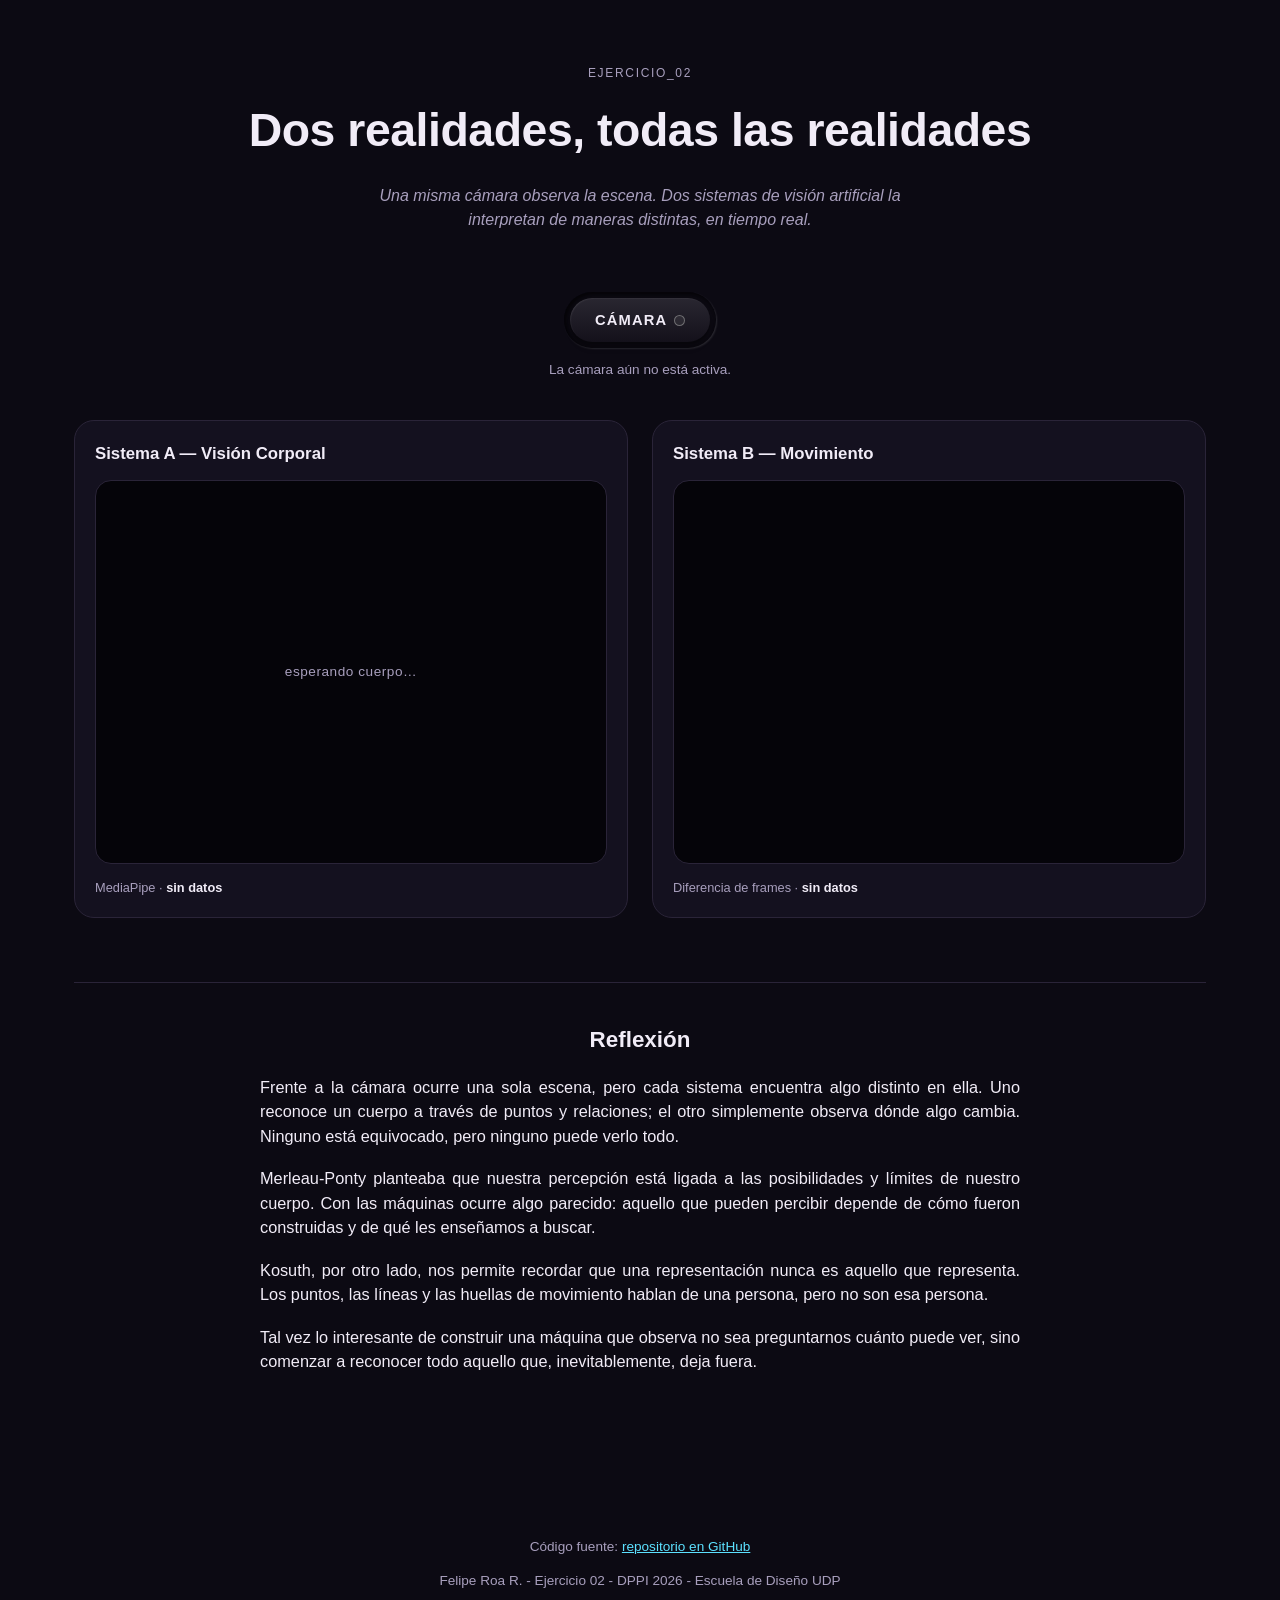
<file: index.html>
<!DOCTYPE html>
<html lang="es">
<head>
<meta charset="UTF-8">
<meta name="viewport" content="width=device-width, initial-scale=1.0, viewport-fit=cover">
<title>Dos realidades — Visión artificial</title>
<meta name="description" content="Una misma cámara, dos sistemas de visión artificial construyendo representaciones distintas de la misma escena.">
<link rel="stylesheet" href="style.css">
</head>
<body>

<header class="site-header">
  <p class="eyebrow">EJERCICIO_02</p>
  <h1>Dos realidades, todas las realidades</h1>
  <p class="lede">Una misma cámara observa la escena. Dos sistemas de visión artificial la interpretan de maneras distintas, en tiempo real.</p>
</header>

<main>

  <section class="controls">
    <div class="btn-wrapper" id="cameraBtnWrapper">
      <button class="btn" id="startBtn" type="button">
        <span class="btn-txt">Cámara</span>
        <div class="dot pulse" id="cameraDot"></div>
      </button>
    </div>
    <p id="statusMsg" class="status" role="status" aria-live="polite">La cámara aún no está activa.</p>
  </section>

  <section class="stage" id="stage">
    <article class="panel" id="panelA">
      <div class="panel-head">
        <h2>Sistema A — Visión Corporal</h2>
      </div>
      <div class="canvas-wrap">
        <canvas id="canvasA" width="640" height="480"></canvas>
        <p class="idle-hint" id="idleHintA">esperando cuerpo…</p>
      </div>
      <p class="caption">MediaPipe · <span id="statA">sin datos</span></p>
    </article>

    <article class="panel" id="panelB">
      <div class="panel-head">
        <h2>Sistema B — Movimiento</h2>
      </div>
      <div class="canvas-wrap">
        <canvas id="canvasB" width="640" height="480"></canvas>
      </div>
      <p class="caption">Diferencia de frames · <span id="statB">sin datos</span></p>
    </article>
  </section>

  <section class="reflection-section">
    <h2>Reflexión</h2>
    <p>
      Frente a la cámara ocurre una sola escena, pero cada sistema encuentra algo distinto en ella. Uno reconoce
      un cuerpo a través de puntos y relaciones; el otro simplemente observa dónde algo cambia. Ninguno está
      equivocado, pero ninguno puede verlo todo.
    </p>
    <p>
      Merleau-Ponty planteaba que nuestra percepción está ligada a las posibilidades y límites de nuestro cuerpo.
      Con las máquinas ocurre algo parecido: aquello que pueden percibir depende de cómo fueron construidas y de
      qué les enseñamos a buscar.
    </p>
    <p>
      Kosuth, por otro lado, nos permite recordar que una representación nunca es aquello que representa. Los
      puntos, las líneas y las huellas de movimiento hablan de una persona, pero no son esa persona.
    </p>
    <p>
      Tal vez lo interesante de construir una máquina que observa no sea preguntarnos cuánto puede ver, sino
      comenzar a reconocer todo aquello que, inevitablemente, deja fuera.
    </p>
  </section>

</main>

<footer class="site-footer">
  <p>Código fuente: <a id="repoLink" href="https://github.com/fefeliperoar/dos-realidades" target="_blank" rel="noopener">repositorio en GitHub</a></p>
  <p class="credit">Felipe Roa R. - Ejercicio 02 - DPPI 2026 - Escuela de Diseño UDP</p>
</footer>

<video id="video" playsinline autoplay muted></video>
<canvas id="hiddenSample" width="48" height="36"></canvas>

<script type="module" src="script.js"></script>
</body>
</html>
</file>
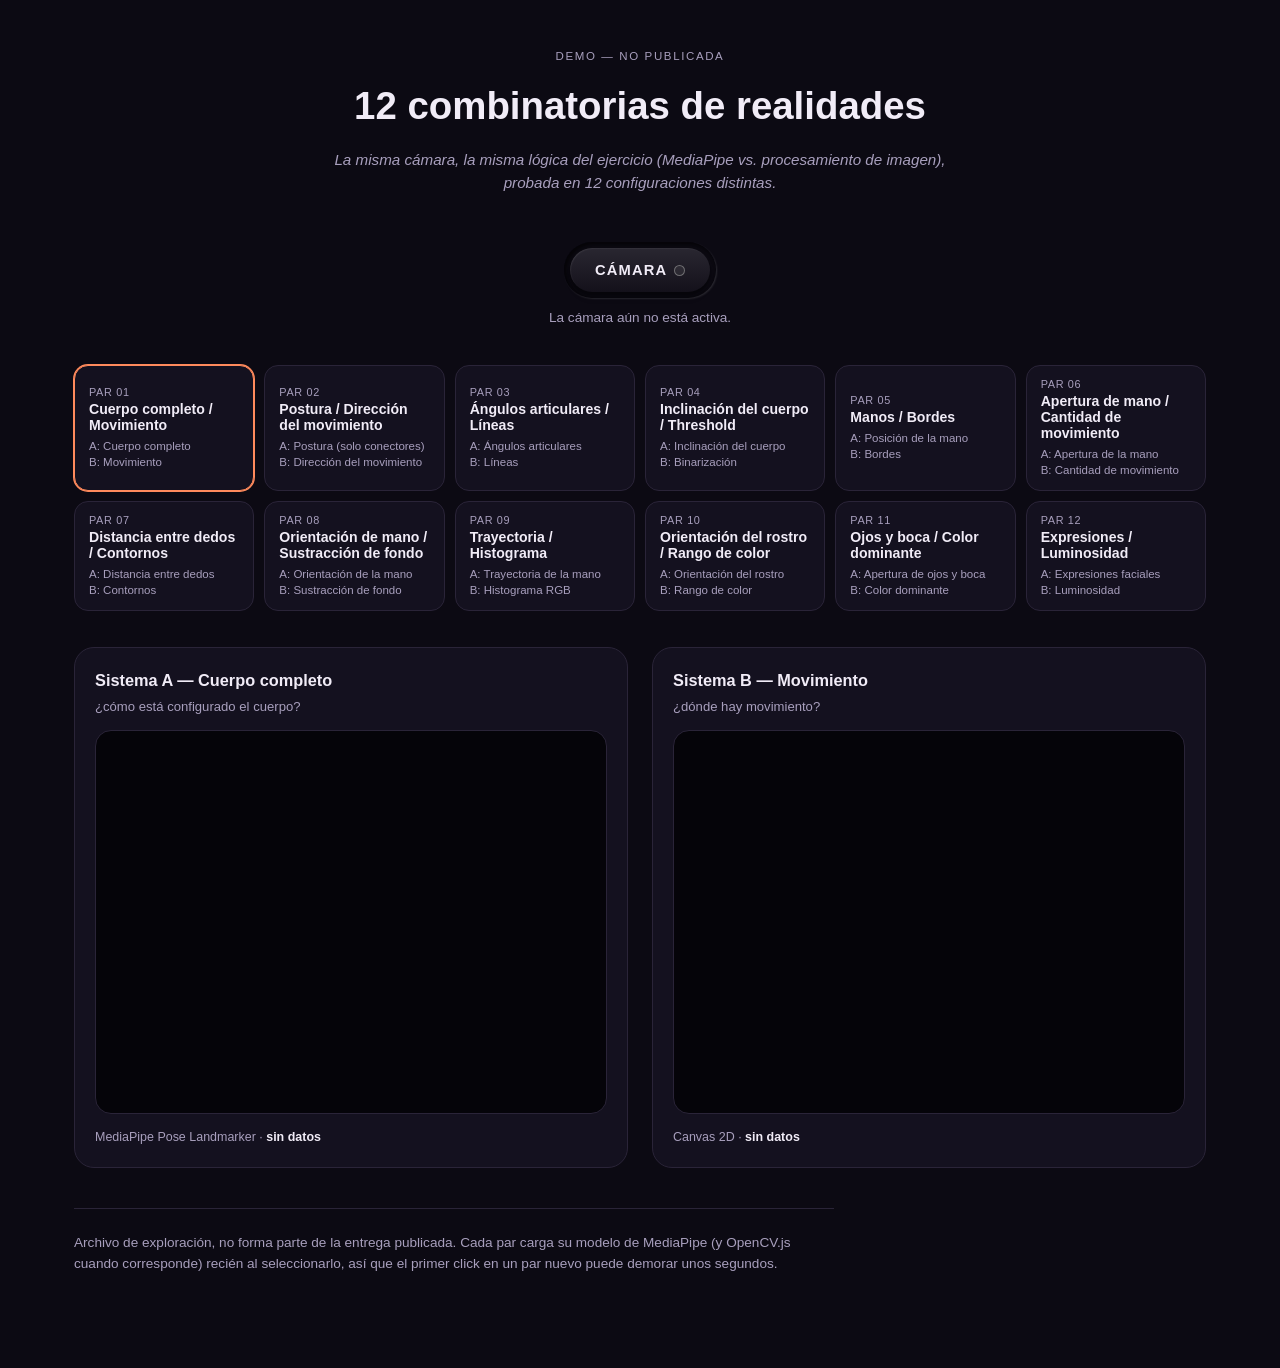
<file: demo-12-realidades.html>
<!DOCTYPE html>
<html lang="es">
<head>
<meta charset="UTF-8">
<meta name="viewport" content="width=device-width, initial-scale=1.0, viewport-fit=cover">
<title>Demo — 12 combinatorias de realidades</title>
<style>
  :root {
    --bg: #0c0a13;
    --bg-panel: #14111f;
    --border: #2a2438;
    --text: #f1ecf7;
    --text-dim: #a89fbd;
    --a-color: #ff8a5c;
    --b-color: #5ce1ff;
    --radius: 20px;
    font-size: 16px;
  }
  * { box-sizing: border-box; }
  html, body {
    margin: 0; padding: 0;
    background: var(--bg);
    color: var(--text);
    font-family: "Helvetica Neue", Arial, "Segoe UI", sans-serif;
    line-height: 1.5;
  }
  video { display: none; }
  .hidden-canvas { display: none; }

  .site-header {
    max-width: 900px;
    margin: 0 auto;
    padding: 48px 24px 20px;
    text-align: center;
  }
  .eyebrow {
    text-transform: uppercase;
    letter-spacing: 0.14em;
    font-size: 0.72rem;
    color: var(--text-dim);
    margin: 0 0 12px;
  }
  h1 {
    font-size: clamp(1.6rem, 4vw, 2.4rem);
    margin: 0 0 14px;
    font-weight: 800;
  }
  .lede {
    color: var(--text-dim);
    font-style: italic;
    max-width: 620px;
    margin: 0 auto;
    font-size: 0.95rem;
  }

  .controls {
    display: flex;
    flex-direction: column;
    align-items: center;
    gap: 10px;
    padding: 28px 24px 8px;
  }

  .btn-wrapper {
    --width: 152px; --height: 56px; --padding: 6px; --border-radius: 28px;
    --dot-size: 11px; --btn-color: #17141f; --hue: 18deg; --animation-duration: 1.2s;
    position: relative; display: flex; align-items: center; justify-content: center;
    width: var(--width); height: var(--height); border-radius: var(--border-radius); border: none;
    background-color: #00000008;
    box-shadow: 1px 1px 2px 0 #ffffff22, 2px 2px 2px #0004 inset, 2px 2px 4px #0004 inset, 2px 2px 8px #0004 inset;
    transition: box-shadow 50ms linear; perspective: 150px; perspective-origin: center; user-select: none; z-index: 1;
  }
  .btn {
    display: flex; align-items: center; justify-content: center; gap: 0.5em;
    width: calc(100% - 2 * var(--padding)); height: calc(100% - 2 * var(--padding));
    border-radius: calc(var(--border-radius) - var(--padding)); border: none; cursor: pointer;
    background: linear-gradient(#ffffff14, #00000026), var(--btn-color);
    box-shadow: 1px 1px 2px -1px #ffffff30 inset, 0 2px 1px #00000020, 0 4px 2px #00000020, 0 8px 4px #00000020;
    transition: transform 0.25s cubic-bezier(0.25,1.5,0.5,2.2), box-shadow 0.25s cubic-bezier(0.25,1.5,0.5,1), filter 0.3s cubic-bezier(0.25,1.5,0.5,1);
    z-index: 2;
  }
  .btn-txt { font-size: 0.92rem; font-weight: 600; letter-spacing: 0.08em; text-transform: uppercase; color: var(--text); }
  .dot {
    position: relative; flex: none; width: var(--dot-size); aspect-ratio: 1/1; border-radius: 50%;
    background-color: hsla(var(--hue), 0%, 50%, 0.15); border: 1px solid hsla(var(--hue), 0%, 60%, 0.6); box-sizing: border-box;
  }
  .dot::after {
    content: ""; position: absolute; inset: -5px; border-radius: 50%;
    box-shadow: 0 0 10px 2px hsla(var(--hue), 80%, 55%, 0.35), 0 0 22px 8px hsla(var(--hue), 80%, 55%, 0.35); opacity: 0;
  }
  @keyframes dot-pulse-bg { 0%,100% { background-color: hsla(var(--hue),50%,50%,0); } 50% { background-color: hsla(var(--hue),100%,55%,1); } }
  @keyframes dot-pulse-glow { 0%,100% { opacity: 0; } 50% { opacity: 1; } }
  .btn-wrapper.is-live .dot { background-color: hsla(var(--hue),100%,55%,1); border-color: hsla(var(--hue),100%,60%,0.9); animation: dot-pulse-bg var(--animation-duration) ease-in-out infinite; }
  .btn-wrapper.is-live .dot::after { animation: dot-pulse-glow var(--animation-duration) ease-in-out infinite; }
  .btn:disabled { cursor: default; }

  .status { color: var(--text-dim); font-size: 0.85rem; min-height: 1.2em; margin: 0; text-align: center; }

  main { max-width: 1180px; margin: 0 auto; padding: 0 24px 80px; }

  .pairs-grid {
    display: grid;
    grid-template-columns: repeat(auto-fill, minmax(160px, 1fr));
    gap: 10px;
    margin: 28px 0 36px;
  }
  .pair-card {
    background: var(--bg-panel);
    border: 1px solid var(--border);
    border-radius: 14px;
    padding: 12px 14px;
    cursor: pointer;
    text-align: left;
    color: var(--text);
    font-family: inherit;
    transition: border-color 0.15s ease, transform 0.15s ease;
  }
  .pair-card:hover { transform: translateY(-1px); border-color: var(--text-dim); }
  .pair-card.active { border-color: var(--a-color); box-shadow: 0 0 0 1px var(--a-color); }
  .pair-card .num { font-size: 0.68rem; color: var(--text-dim); letter-spacing: 0.06em; }
  .pair-card .name { font-size: 0.88rem; font-weight: 600; margin: 3px 0 5px; }
  .pair-card .ab { font-size: 0.72rem; color: var(--text-dim); line-height: 1.4; }

  .stage { display: grid; grid-template-columns: 1fr 1fr; gap: 24px; margin-bottom: 40px; }
  @media (max-width: 860px) { .stage { grid-template-columns: 1fr; } }

  .panel { background: var(--bg-panel); border: 1px solid var(--border); border-radius: var(--radius); padding: 20px; display: flex; flex-direction: column; gap: 14px; }
  .panel-head h2 { margin: 0; font-size: 1.02rem; font-weight: 600; }
  .panel-head .question { margin: 4px 0 0; font-size: 0.82rem; color: var(--text-dim); }

  .canvas-wrap { position: relative; width: 100%; aspect-ratio: 4/3; border-radius: 16px; overflow: hidden; background: #050409; border: 1px solid var(--border); }
  .canvas-wrap canvas { width: 100%; height: 100%; display: block; transform: scaleX(-1); }
  .idle-hint { position: absolute; inset: 0; display: flex; align-items: center; justify-content: center; margin: 0; color: var(--text-dim); font-size: 0.8rem; pointer-events: none; }

  .caption { margin: 0; font-size: 0.78rem; color: var(--text-dim); }
  .caption span { color: var(--text); font-weight: 600; }

  .note {
    border-top: 1px solid var(--border);
    padding-top: 24px;
    color: var(--text-dim);
    font-size: 0.85rem;
    max-width: 760px;
  }
</style>
</head>
<body>

<header class="site-header">
  <p class="eyebrow">DEMO — NO PUBLICADA</p>
  <h1>12 combinatorias de realidades</h1>
  <p class="lede">La misma cámara, la misma lógica del ejercicio (MediaPipe vs. procesamiento de imagen), probada en 12 configuraciones distintas.</p>
</header>

<main>

  <section class="controls">
    <div class="btn-wrapper" id="cameraBtnWrapper">
      <button class="btn" id="startBtn" type="button">
        <span class="btn-txt">Cámara</span>
        <div class="dot pulse" id="cameraDot"></div>
      </button>
    </div>
    <p id="statusMsg" class="status" role="status" aria-live="polite">La cámara aún no está activa.</p>
  </section>

  <div class="pairs-grid" id="pairsGrid"></div>

  <section class="stage" id="stage">
    <article class="panel" id="panelA">
      <div class="panel-head">
        <h2 id="titleA">Sistema A</h2>
        <p class="question" id="questionA"></p>
      </div>
      <div class="canvas-wrap">
        <canvas id="canvasA" width="640" height="480"></canvas>
        <p class="idle-hint" id="idleHintA"></p>
      </div>
      <p class="caption" id="captionA"></p>
    </article>

    <article class="panel" id="panelB">
      <div class="panel-head">
        <h2 id="titleB">Sistema B</h2>
        <p class="question" id="questionB"></p>
      </div>
      <div class="canvas-wrap">
        <canvas id="canvasB" width="640" height="480"></canvas>
      </div>
      <p class="caption" id="captionB"></p>
    </article>
  </section>

  <p class="note">
    Archivo de exploración, no forma parte de la entrega publicada. Cada par carga su modelo de MediaPipe (y OpenCV.js
    cuando corresponde) recién al seleccionarlo, así que el primer click en un par nuevo puede demorar unos segundos.
  </p>

</main>

<video id="video" playsinline autoplay muted></video>
<canvas id="hiddenSample" class="hidden-canvas" width="64" height="48"></canvas>
<canvas id="hiddenCv" class="hidden-canvas" width="160" height="120"></canvas>

<script type="module">
// ============================================================================
// Demo — 12 combinatorias de "dos realidades" (v2, con feedback aplicado)
// Archivo único de exploración: no se publica, solo se abre en local.
// ============================================================================

const VISION_WASM = "https://cdn.jsdelivr.net/npm/@mediapipe/tasks-vision@0.10.14/wasm";
const VISION_BUNDLE_URL = "https://cdn.jsdelivr.net/npm/@mediapipe/tasks-vision@0.10.14/vision_bundle.mjs";
const OPENCV_URL = "https://cdn.jsdelivr.net/npm/@techstark/opencv-js@5.0.0-release.1/dist/opencv.js";

const MODELS = {
  pose: "https://storage.googleapis.com/mediapipe-models/pose_landmarker/pose_landmarker_lite/float16/1/pose_landmarker_lite.task",
  hands: "https://storage.googleapis.com/mediapipe-models/hand_landmarker/hand_landmarker/float16/1/hand_landmarker.task",
  face: "https://storage.googleapis.com/mediapipe-models/face_landmarker/face_landmarker/float16/1/face_landmarker.task",
};

// ---------------------------------------------------------------------------
// Los 12 pares (versión revisada: cada System A muestra algo distinto,
// cada System B usa una técnica visual distinta — sin grillas de puntos repetidas)
// ---------------------------------------------------------------------------

const PAIRS = [
  { id: 1, name: "Cuerpo completo / Movimiento",
    a: { kind: "poseFull", tool: "MediaPipe Pose Landmarker", label: "Cuerpo completo", question: "¿cómo está configurado el cuerpo?" },
    b: { kind: "motionParticles", tool: "Canvas 2D", label: "Movimiento", question: "¿dónde hay movimiento?" } },
  { id: 2, name: "Postura / Dirección del movimiento",
    a: { kind: "postureLines", tool: "MediaPipe Pose Landmarker", label: "Postura (solo conectores)", question: "¿qué forma dibuja el cuerpo?" },
    b: { kind: "opticalFlow", tool: "Canvas 2D", label: "Dirección del movimiento", question: "¿hacia dónde se mueven las cosas?" } },
  { id: 3, name: "Ángulos articulares / Líneas",
    a: { kind: "jointAngles", tool: "MediaPipe Pose Landmarker", label: "Ángulos articulares", question: "¿qué ángulo forman las articulaciones?" },
    b: { kind: "houghLines", tool: "OpenCV.js (HoughLinesP)", label: "Líneas", question: "¿qué líneas rectas hay en la escena?" } },
  { id: 4, name: "Inclinación del cuerpo / Threshold",
    a: { kind: "bodyTilt", tool: "MediaPipe Pose Landmarker", label: "Inclinación del cuerpo", question: "¿cuánto se inclina el cuerpo?" },
    b: { kind: "threshold", tool: "OpenCV.js (adaptiveThreshold)", label: "Binarización", question: "¿qué es claro y qué es oscuro, sin grises?" } },
  { id: 5, name: "Manos / Bordes",
    a: { kind: "handFull", tool: "MediaPipe Hand Landmarker", label: "Posición de la mano", question: "¿qué forma tiene la mano?" },
    b: { kind: "cannyEdges", tool: "OpenCV.js (Canny)", label: "Bordes", question: "¿dónde hay cambios bruscos de intensidad?" } },
  { id: 6, name: "Apertura de mano / Cantidad de movimiento",
    a: { kind: "handOpenness", tool: "MediaPipe Hand Landmarker", label: "Apertura de la mano", question: "¿qué tan abierta está la mano?" },
    b: { kind: "motionDial", tool: "Canvas 2D", label: "Cantidad de movimiento", question: "¿cuánto está cambiando la escena?" } },
  { id: 7, name: "Distancia entre dedos / Contornos",
    a: { kind: "fingerDistance", tool: "MediaPipe Hand Landmarker", label: "Distancia entre dedos", question: "¿qué tan cerca están el pulgar y el índice?" },
    b: { kind: "contours", tool: "OpenCV.js (findContours)", label: "Contornos", question: "¿qué formas cerradas hay?" } },
  { id: 8, name: "Orientación de mano / Sustracción de fondo",
    a: { kind: "handOrientation", tool: "MediaPipe Hand Landmarker", label: "Orientación de la mano", question: "¿hacia dónde apunta la palma?" },
    b: { kind: "bgSubtraction", tool: "OpenCV.js (BackgroundSubtractorMOG2)", label: "Sustracción de fondo", question: "¿qué es nuevo respecto al fondo?" } },
  { id: 9, name: "Trayectoria / Histograma",
    a: { kind: "handTrail", tool: "MediaPipe Hand Landmarker", label: "Trayectoria de la mano", question: "¿por dónde ha pasado la mano?" },
    b: { kind: "histogram", tool: "Canvas 2D", label: "Histograma RGB", question: "¿cómo se distribuye el color de la escena?" } },
  { id: 10, name: "Orientación del rostro / Rango de color",
    a: { kind: "faceOrientation", tool: "MediaPipe Face Landmarker", label: "Orientación del rostro", question: "¿hacia dónde mira la cara?" },
    b: { kind: "hsvSpotlight", tool: "OpenCV.js (inRange, HSV)", label: "Rango de color", question: "¿dónde aparece un color específico?" } },
  { id: 11, name: "Ojos y boca / Color dominante",
    a: { kind: "eyesMouth", tool: "MediaPipe Face Landmarker", label: "Apertura de ojos y boca", question: "¿qué tan abiertos están los ojos y la boca?" },
    b: { kind: "dominantColor", tool: "Canvas 2D", label: "Color dominante", question: "¿qué color domina la escena?" } },
  { id: 12, name: "Expresiones / Luminosidad",
    a: { kind: "faceExpressions", tool: "MediaPipe Face Landmarker (blendshapes)", label: "Expresiones faciales", question: "¿qué expresión tiene la cara?" },
    b: { kind: "luminosityGrid", tool: "Canvas 2D", label: "Luminosidad", question: "¿cómo se distribuye la luz en la escena?" } },
];

// ---------------------------------------------------------------------------
// Topologías / regiones reutilizadas
// ---------------------------------------------------------------------------

const POSE_CONNECTIONS = [
  [11,12],[11,13],[13,15],[12,14],[14,16],
  [11,23],[12,24],[23,24],
  [23,25],[25,27],[24,26],[26,28],
  [27,29],[29,31],[28,30],[30,32],
  [27,31],[28,32],[0,11],[0,12],
];
const POSE_REGION = {
  0:"head", 11:"torso",12:"torso",23:"torso",24:"torso",
  13:"armL",15:"armL",14:"armR",16:"armR",
  25:"legL",27:"legL",29:"legL",31:"legL",
  26:"legR",28:"legR",30:"legR",32:"legR",
};

const HAND_CONNECTIONS = [
  [0,1],[1,2],[2,3],[3,4],
  [0,5],[5,6],[6,7],[7,8],
  [5,9],[9,10],[10,11],[11,12],
  [9,13],[13,14],[14,15],[15,16],
  [13,17],[17,18],[18,19],[19,20],
  [0,17],
];
const HAND_REGION = {
  0:"palm",1:"thumb",2:"thumb",3:"thumb",4:"thumb",
  5:"index",6:"index",7:"index",8:"index",
  9:"middle",10:"middle",11:"middle",12:"middle",
  13:"ring",14:"ring",15:"ring",16:"ring",
  17:"pinky",18:"pinky",19:"pinky",20:"pinky",
};

const REGION_COLORS = {
  head:"#ffd166", torso:"#ffe38a", armL:"#ff8a5c", armR:"#ff5c8a", legL:"#5ce1ff", legR:"#a78bfa",
  palm:"#f1ecf7", thumb:"#ff8a5c", index:"#ffd166", middle:"#5ce1ff", ring:"#a78bfa", pinky:"#ff5c8a",
};

// ángulos articulares: [nombre, puntoA, vértice, puntoC]
const ANGLE_JOINTS = [
  ["codo izq.", 11, 13, 15],
  ["codo der.", 12, 14, 16],
  ["rodilla izq.", 23, 25, 27],
  ["rodilla der.", 24, 26, 28],
];

// blendshapes a mostrar en el ecualizador de expresiones
const EXPRESSION_BARS = [
  { key: "browDownLeft", label: "cejas\nabajo" },
  { key: "browOuterUpLeft", label: "cejas\narriba" },
  { key: "eyeSquintLeft", label: "ojos\nentrecerr." },
  { key: "eyeWideLeft", label: "ojos\nabiertos" },
  { key: "jawOpen", label: "boca\nabierta" },
  { key: "mouthSmileLeft", label: "sonrisa" },
  { key: "mouthPucker", label: "boca\nfruncida" },
  { key: "cheekPuff", label: "mejillas\ninfladas" },
];

// ---------------------------------------------------------------------------
// DOM
// ---------------------------------------------------------------------------

const video = document.getElementById("video");
const canvasA = document.getElementById("canvasA");
const ctxA = canvasA.getContext("2d");
const canvasB = document.getElementById("canvasB");
const ctxB = canvasB.getContext("2d");
const hiddenSample = document.getElementById("hiddenSample");
const ctxHidden = hiddenSample.getContext("2d", { willReadFrequently: true });
const hiddenCv = document.getElementById("hiddenCv");
const ctxCv = hiddenCv.getContext("2d", { willReadFrequently: true });

const startBtn = document.getElementById("startBtn");
const cameraBtnWrapper = document.getElementById("cameraBtnWrapper");
const statusMsg = document.getElementById("statusMsg");
const idleHintA = document.getElementById("idleHintA");
const pairsGrid = document.getElementById("pairsGrid");
const titleA = document.getElementById("titleA");
const titleB = document.getElementById("titleB");
const questionA = document.getElementById("questionA");
const questionB = document.getElementById("questionB");
const captionA = document.getElementById("captionA");
const captionB = document.getElementById("captionB");

// ---------------------------------------------------------------------------
// Estado
// ---------------------------------------------------------------------------

let running = false;
let activeIndex = 0;
let lastVideoTime = -1;
const taskCache = {};
let visionFileset = null;
let cvReady = null;

// buffers por técnica (se reinician al cambiar de par para no mezclar estados)
let particles = [];
let flowPrevBlocks = null;
let motionEMA = 0;
let handTrailPoints = [];
let bgSubtractor = null;
let bgAvgGrid = null; // respaldo si MOG2 no está disponible
let histSmoothed = null;
let dominantSmoothed = null;
let prevLumaGridMotion = null;
let prevLumaGridDial = null;

const GW = 56, GH = 42; // grilla estándar para técnicas B basadas en celdas

// ---------------------------------------------------------------------------
// Selector de pares
// ---------------------------------------------------------------------------

function buildPairsGrid() {
  pairsGrid.innerHTML = "";
  PAIRS.forEach((pair, idx) => {
    const card = document.createElement("button");
    card.type = "button";
    card.className = "pair-card" + (idx === activeIndex ? " active" : "");
    card.innerHTML = `
      <div class="num">PAR ${String(pair.id).padStart(2, "0")}</div>
      <div class="name">${pair.name}</div>
      <div class="ab">A: ${pair.a.label}<br>B: ${pair.b.label}</div>
    `;
    card.addEventListener("click", () => selectPair(idx));
    pairsGrid.appendChild(card);
  });
}

function selectPair(idx) {
  activeIndex = idx;
  [...pairsGrid.children].forEach((el, i) => el.classList.toggle("active", i === idx));
  resetBuffers();
  updateLabels();
}

function updateLabels() {
  const pair = PAIRS[activeIndex];
  titleA.textContent = `Sistema A — ${pair.a.label}`;
  questionA.textContent = pair.a.question;
  captionA.innerHTML = `${pair.a.tool} · <span id="statA">sin datos</span>`;
  titleB.textContent = `Sistema B — ${pair.b.label}`;
  questionB.textContent = pair.b.question;
  captionB.innerHTML = `${pair.b.tool} · <span id="statB">sin datos</span>`;
  idleHintA.textContent = "";
}

function resetBuffers() {
  particles = [];
  flowPrevBlocks = null;
  motionEMA = 0;
  handTrailPoints = [];
  bgAvgGrid = null;
  histSmoothed = null;
  dominantSmoothed = null;
  prevLumaGridMotion = null;
  prevLumaGridDial = null;
  if (bgSubtractor) { try { bgSubtractor.delete(); } catch (e) {} bgSubtractor = null; }
  ctxA.clearRect(0, 0, canvasA.width, canvasA.height);
  ctxB.clearRect(0, 0, canvasB.width, canvasB.height);
}

// ---------------------------------------------------------------------------
// Arranque de cámara
// ---------------------------------------------------------------------------

startBtn.addEventListener("click", start);

async function start() {
  startBtn.disabled = true;
  setStatus("Solicitando acceso a la cámara…");
  try {
    await initCamera();
  } catch (err) {
    console.error(err);
    setStatus("No se pudo acceder a la cámara: " + (err && err.message ? err.message : "revisa los permisos."));
    startBtn.disabled = false;
    return;
  }
  running = true;
  cameraBtnWrapper.classList.add("is-live");
  setStatus("Cámara activa. Elige un par para cargarlo (el primer click de cada uno demora unos segundos).");
  requestAnimationFrame(renderLoop);
}

function setStatus(text) { statusMsg.textContent = text; }

async function initCamera() {
  const stream = await navigator.mediaDevices.getUserMedia({
    video: { width: { ideal: 640 }, height: { ideal: 480 }, facingMode: "user" },
    audio: false,
  });
  video.srcObject = stream;
  await video.play();
  await new Promise((resolve) => {
    if (video.readyState >= 2) return resolve();
    video.onloadedmetadata = () => resolve();
  });
  const w = video.videoWidth || 640;
  const h = video.videoHeight || 480;
  canvasA.width = w; canvasA.height = h;
  canvasB.width = w; canvasB.height = h;
}

// ---------------------------------------------------------------------------
// Carga perezosa de MediaPipe / OpenCV
// ---------------------------------------------------------------------------

async function getVision() {
  if (!visionFileset) {
    const { FilesetResolver } = await import(VISION_BUNDLE_URL);
    visionFileset = await FilesetResolver.forVisionTasks(VISION_WASM);
  }
  return visionFileset;
}

async function getMPModule() {
  return import(VISION_BUNDLE_URL);
}

async function getTask(kind) {
  if (taskCache[kind]) return taskCache[kind];
  const vision = await getVision();
  const mp = await getMPModule();
  let task;
  try {
    task = await createTask(mp, vision, kind, "GPU");
  } catch (err) {
    console.warn(`Fallo GPU para ${kind}, reintentando con CPU`, err);
    task = await createTask(mp, vision, kind, "CPU");
  }
  taskCache[kind] = task;
  return task;
}

async function createTask(mp, vision, kind, delegate) {
  const base = (path) => ({ baseOptions: { modelAssetPath: path, delegate }, runningMode: "VIDEO" });
  switch (kind) {
    case "pose":
      return mp.PoseLandmarker.createFromOptions(vision, { ...base(MODELS.pose), numPoses: 1 });
    case "hands":
      return mp.HandLandmarker.createFromOptions(vision, { ...base(MODELS.hands), numHands: 1 });
    case "face":
      return mp.FaceLandmarker.createFromOptions(vision, {
        ...base(MODELS.face),
        numFaces: 1,
        outputFaceBlendshapes: true,
        outputFacialTransformationMatrixes: true,
      });
    default:
      throw new Error("Tarea MediaPipe desconocida: " + kind);
  }
}

function loadOpenCV() {
  if (cvReady) return cvReady;
  cvReady = new Promise((resolve, reject) => {
    if (window.cv && window.cv.Mat) return resolve(window.cv);
    const script = document.createElement("script");
    script.src = OPENCV_URL;
    script.async = true;
    script.onload = () => {
      const c = window.cv;
      if (!c) return reject(new Error("cv no definido tras cargar opencv.js"));
      if (typeof c.then === "function") {
        c.then((ready) => { window.cv = ready; resolve(ready); });
      } else if (c.Mat) {
        resolve(c);
      } else {
        c["onRuntimeInitialized"] = () => resolve(c);
      }
    };
    script.onerror = () => reject(new Error("No se pudo cargar OpenCV.js"));
    document.head.appendChild(script);
  });
  return cvReady;
}

// ---------------------------------------------------------------------------
// Loop principal
// ---------------------------------------------------------------------------

let loadingKey = null;
const resourcesReady = {};

async function renderLoop(timestampMs) {
  if (!running) return;

  if (video.currentTime !== lastVideoTime) {
    lastVideoTime = video.currentTime;
    const pair = PAIRS[activeIndex];
    const key = pair.a.kind + "|" + pair.b.kind;

    if (loadingKey !== key) {
      loadingKey = key;
      ensureResources(pair).catch((err) => console.error(err));
    }

    try {
      await drawSystemA(pair, timestampMs);
    } catch (err) {
      console.error("Error en Sistema A:", err);
    }
    try {
      drawSystemB(pair);
    } catch (err) {
      console.error("Error en Sistema B:", err);
    }
  }

  requestAnimationFrame(renderLoop);
}

// qué tarea de MediaPipe necesita cada System A
const A_NEEDS_TASK = {
  poseFull: "pose", postureLines: "pose", jointAngles: "pose", bodyTilt: "pose",
  handFull: "hands", handOpenness: "hands", fingerDistance: "hands", handOrientation: "hands", handTrail: "hands",
  faceOrientation: "face", eyesMouth: "face", faceExpressions: "face",
};

// qué B necesita OpenCV.js
const B_NEEDS_CV = new Set(["houghLines", "threshold", "cannyEdges", "contours", "bgSubtraction", "hsvSpotlight"]);

async function ensureResources(pair) {
  const key = pair.a.kind + "|" + pair.b.kind;
  if (resourcesReady[key]) return;
  const tasks = [];
  const mpKind = A_NEEDS_TASK[pair.a.kind];
  if (mpKind) tasks.push(getTask(mpKind));
  if (B_NEEDS_CV.has(pair.b.kind)) tasks.push(loadOpenCV());
  await Promise.all(tasks);
  resourcesReady[key] = true;
}

function clamp(v, min, max) { return Math.max(min, Math.min(max, v)); }
function setStat(id, text) { const el = document.getElementById(id); if (el) el.textContent = text; }
function toDeg(rad) { return (rad * 180) / Math.PI; }

// ---------------------------------------------------------------------------
// SISTEMA A — despachador
// ---------------------------------------------------------------------------

async function drawSystemA(pair, timestampMs) {
  const kind = pair.a.kind;
  const w = canvasA.width, h = canvasA.height;

  if (kind === "poseFull" || kind === "postureLines" || kind === "jointAngles" || kind === "bodyTilt") {
    const task = taskCache.pose;
    const result = task ? task.detectForVideo(video, timestampMs) : null;
    const landmarks = result && result.landmarks && result.landmarks[0];
    ctxA.fillStyle = "#07060c"; ctxA.fillRect(0, 0, w, h);
    if (!landmarks) { setStat("statA", "sin cuerpo detectado"); drawIdlePulse(ctxA, w, h); return; }
    if (kind === "poseFull") drawJointsAndConnectors(landmarks, POSE_CONNECTIONS, POSE_REGION);
    else if (kind === "postureLines") drawConnectorsOnly(landmarks, POSE_CONNECTIONS, POSE_REGION);
    else if (kind === "jointAngles") drawJointAngles(landmarks);
    else if (kind === "bodyTilt") drawBodyTilt(landmarks);
    return;
  }

  if (kind === "handFull" || kind === "handOpenness" || kind === "fingerDistance" || kind === "handOrientation" || kind === "handTrail") {
    const task = taskCache.hands;
    const result = task ? task.detectForVideo(video, timestampMs) : null;
    const landmarks = result && result.landmarks && result.landmarks[0];
    ctxA.fillStyle = "#07060c"; ctxA.fillRect(0, 0, w, h);
    if (!landmarks) {
      setStat("statA", "sin mano detectada");
      if (kind === "handTrail") drawHandTrail(null); else drawIdlePulse(ctxA, w, h);
      return;
    }
    if (kind === "handFull") drawJointsAndConnectors(landmarks, HAND_CONNECTIONS, HAND_REGION);
    else if (kind === "handOpenness") drawHandOpenness(landmarks);
    else if (kind === "fingerDistance") drawFingerDistance(landmarks);
    else if (kind === "handOrientation") drawHandOrientation(landmarks);
    else if (kind === "handTrail") drawHandTrail(landmarks);
    return;
  }

  if (kind === "faceOrientation" || kind === "eyesMouth" || kind === "faceExpressions") {
    const task = taskCache.face;
    const result = task ? task.detectForVideo(video, timestampMs) : null;
    const landmarks = result && result.faceLandmarks && result.faceLandmarks[0];
    ctxA.fillStyle = "#07060c"; ctxA.fillRect(0, 0, w, h);
    if (!landmarks) { setStat("statA", "sin rostro detectado"); drawIdlePulse(ctxA, w, h); return; }
    if (kind === "faceOrientation") drawFaceOrientation(landmarks, result);
    else if (kind === "eyesMouth") drawEyesMouth(landmarks);
    else if (kind === "faceExpressions") drawFaceExpressions(result);
    return;
  }

  ctxA.fillStyle = "#07060c"; ctxA.fillRect(0, 0, w, h);
  drawIdlePulse(ctxA, w, h);
}

function drawIdlePulse(ctx, w, h) {
  const t = performance.now() / 1000;
  const cx = w / 2, cy = h / 2;
  for (let i = 0; i < 3; i++) {
    const phase = t * 0.9 + i * 0.7;
    const r = 20 + ((phase * 40) % 140);
    const alpha = clamp(1 - r / 160, 0, 0.5);
    ctx.beginPath();
    ctx.strokeStyle = `rgba(255, 209, 102, ${alpha})`;
    ctx.lineWidth = 1.5;
    ctx.arc(cx, cy, r, 0, Math.PI * 2);
    ctx.stroke();
  }
}

// --- A1. Articulaciones + conectores (esqueleto completo) --------------------

function drawJointsAndConnectors(landmarks, connections, regionMap) {
  const w = canvasA.width, h = canvasA.height;
  const t = performance.now() / 1000;
  let visibleCount = 0;

  connections.forEach(([ia, ib], idx) => {
    const a = landmarks[ia], b = landmarks[ib];
    if (!a || !b) return;
    const vis = ((a.visibility ?? 1) + (b.visibility ?? 1)) / 2;
    if (vis < 0.15) return;
    const ax = a.x * w, ay = a.y * h, bx = b.x * w, by = b.y * h;
    const mx = (ax + bx) / 2, my = (ay + by) / 2;
    const dx = bx - ax, dy = by - ay;
    const len = Math.hypot(dx, dy) || 1;
    const nx = -dy / len, ny = dx / len;
    const wobble = Math.sin(t * 1.6 + idx) * Math.min(10, len * 0.12);
    const cx = mx + nx * wobble, cy = my + ny * wobble;
    const colorA = REGION_COLORS[regionMap[ia]] || "#f1ecf7";
    const colorB = REGION_COLORS[regionMap[ib]] || "#f1ecf7";
    const grad = ctxA.createLinearGradient(ax, ay, bx, by);
    grad.addColorStop(0, colorA); grad.addColorStop(1, colorB);
    ctxA.strokeStyle = grad;
    ctxA.globalAlpha = 0.35 + vis * 0.5;
    ctxA.lineWidth = 1.5 + vis * 3;
    ctxA.lineCap = "round";
    ctxA.shadowColor = colorA; ctxA.shadowBlur = 12;
    ctxA.beginPath(); ctxA.moveTo(ax, ay); ctxA.quadraticCurveTo(cx, cy, bx, by); ctxA.stroke();
  });
  ctxA.globalAlpha = 1; ctxA.shadowBlur = 0;

  Object.keys(regionMap).forEach((key) => {
    const i = Number(key);
    const p = landmarks[i];
    if (!p) return;
    const vis = p.visibility ?? 1;
    if (vis < 0.1) return;
    visibleCount++;
    const depthScale = clamp(1 - (p.z ?? 0) * 1.6, 0.55, 1.9);
    const r = (3 + vis * 5) * depthScale;
    const color = REGION_COLORS[regionMap[i]] || "#f1ecf7";
    ctxA.beginPath();
    ctxA.fillStyle = color;
    ctxA.globalAlpha = 0.55 + vis * 0.45;
    ctxA.shadowColor = color; ctxA.shadowBlur = 18;
    ctxA.arc(p.x * w, p.y * h, Math.max(1.5, r), 0, Math.PI * 2);
    ctxA.fill();
  });
  ctxA.globalAlpha = 1; ctxA.shadowBlur = 0;
  setStat("statA", `${visibleCount} puntos activos`);
}

// --- A2. Solo conectores, silueta de alambre (sin puntos) ---------------------

function drawConnectorsOnly(landmarks, connections, regionMap) {
  const w = canvasA.width, h = canvasA.height;
  let visibleCount = 0;
  connections.forEach(([ia, ib]) => {
    const a = landmarks[ia], b = landmarks[ib];
    if (!a || !b) return;
    const vis = ((a.visibility ?? 1) + (b.visibility ?? 1)) / 2;
    if (vis < 0.15) return;
    visibleCount++;
    const color = REGION_COLORS[regionMap[ia]] || "#f1ecf7";
    ctxA.strokeStyle = color;
    ctxA.globalAlpha = 0.4 + vis * 0.5;
    ctxA.lineWidth = 3;
    ctxA.lineCap = "round";
    ctxA.lineJoin = "round";
    ctxA.shadowColor = color; ctxA.shadowBlur = 10;
    ctxA.beginPath();
    ctxA.moveTo(a.x * w, a.y * h);
    ctxA.lineTo(b.x * w, b.y * h);
    ctxA.stroke();
  });
  ctxA.globalAlpha = 1; ctxA.shadowBlur = 0;
  setStat("statA", `${visibleCount} conectores`);
}

// --- A3. Ángulos articulares (arcos + grados) ---------------------------------

function angleAt(pA, pV, pC) {
  const v1x = pA.x - pV.x, v1y = pA.y - pV.y;
  const v2x = pC.x - pV.x, v2y = pC.y - pV.y;
  const dot = v1x * v2x + v1y * v2y;
  const mag1 = Math.hypot(v1x, v1y), mag2 = Math.hypot(v2x, v2y);
  if (mag1 < 1e-6 || mag2 < 1e-6) return null;
  const cos = clamp(dot / (mag1 * mag2), -1, 1);
  return toDeg(Math.acos(cos));
}

function drawJointAngles(landmarks) {
  const w = canvasA.width, h = canvasA.height;

  // esqueleto tenue de fondo, como contexto
  POSE_CONNECTIONS.forEach(([ia, ib]) => {
    const a = landmarks[ia], b = landmarks[ib];
    if (!a || !b) return;
    ctxA.strokeStyle = "rgba(241, 236, 247, 0.18)";
    ctxA.lineWidth = 1.5;
    ctxA.beginPath();
    ctxA.moveTo(a.x * w, a.y * h);
    ctxA.lineTo(b.x * w, b.y * h);
    ctxA.stroke();
  });

  let measured = 0;
  const readings = [];
  ANGLE_JOINTS.forEach(([name, ia, iv, ic]) => {
    const pA = landmarks[ia], pV = landmarks[iv], pC = landmarks[ic];
    if (!pA || !pV || !pC) return;
    const vis = ((pA.visibility ?? 1) + (pV.visibility ?? 1) + (pC.visibility ?? 1)) / 3;
    if (vis < 0.3) return;
    const angle = angleAt(pA, pV, pC);
    if (angle === null) return;
    measured++;
    readings.push(`${name.split(" ")[0]} ${Math.round(angle)}°`);

    const vx = pV.x * w, vy = pV.y * h;
    const ax = Math.atan2((pA.y - pV.y), (pA.x - pV.x));
    const cx = Math.atan2((pC.y - pV.y), (pC.x - pV.x));
    const r = 30;
    const color = "#ffd166";

    ctxA.strokeStyle = color;
    ctxA.lineWidth = 3;
    ctxA.shadowColor = color; ctxA.shadowBlur = 10;
    ctxA.beginPath();
    ctxA.arc(vx, vy, r, ax, cx, false);
    ctxA.stroke();
    // si el arco corto queda "al revés" (más de 180°), dibuja el complementario
    let sweep = cx - ax;
    while (sweep < 0) sweep += Math.PI * 2;
    if (sweep > Math.PI) {
      ctxA.beginPath();
      ctxA.arc(vx, vy, r, ax, cx, true);
      ctxA.stroke();
    }
    ctxA.shadowBlur = 0;

    ctxA.beginPath();
    ctxA.fillStyle = color;
    ctxA.arc(vx, vy, 4, 0, Math.PI * 2);
    ctxA.fill();

    ctxA.font = "600 13px 'Helvetica Neue', Arial, sans-serif";
    ctxA.fillStyle = "#f1ecf7";
    ctxA.textAlign = "center";
    ctxA.save();
    ctxA.translate(vx, vy - r - 12);
    ctxA.scale(-1, 1); // contrarresta el mirror del canvas para que el texto se lea bien
    ctxA.fillText(`${Math.round(angle)}°`, 0, 0);
    ctxA.restore();
  });

  setStat("statA", measured ? readings.join(" · ") : "sin articulaciones visibles");
}

// --- A4. Inclinación del cuerpo (línea + nivel) -------------------------------

function drawBodyTilt(landmarks) {
  const w = canvasA.width, h = canvasA.height;
  const lsh = landmarks[11], rsh = landmarks[12], lhip = landmarks[23], rhip = landmarks[24];
  if (!lsh || !rsh || !lhip || !rhip) { setStat("statA", "sin torso visible"); drawIdlePulse(ctxA, w, h); return; }

  const shoulderMid = { x: (lsh.x + rsh.x) / 2, y: (lsh.y + rsh.y) / 2 };
  const hipMid = { x: (lhip.x + rhip.x) / 2, y: (lhip.y + rhip.y) / 2 };

  const dx = (hipMid.x - shoulderMid.x) * w;
  const dy = (hipMid.y - shoulderMid.y) * h;
  const tiltFromVertical = toDeg(Math.atan2(dx, dy)); // 0 = perfectamente vertical

  const sx = shoulderMid.x * w, sy = shoulderMid.y * h;
  const hx = hipMid.x * w, hy = hipMid.y * h;

  // línea de la columna
  ctxA.strokeStyle = "#5ce1ff";
  ctxA.lineWidth = 4;
  ctxA.shadowColor = "#5ce1ff"; ctxA.shadowBlur = 14;
  ctxA.beginPath(); ctxA.moveTo(sx, sy); ctxA.lineTo(hx, hy); ctxA.stroke();
  ctxA.shadowBlur = 0;

  // línea de referencia vertical (punteada)
  ctxA.strokeStyle = "rgba(241, 236, 247, 0.3)";
  ctxA.lineWidth = 1.5;
  ctxA.setLineDash([5, 6]);
  ctxA.beginPath(); ctxA.moveTo(sx, sy); ctxA.lineTo(sx, hy); ctxA.stroke();
  ctxA.setLineDash([]);

  // indicador tipo "nivel" en la parte inferior del panel
  const barY = h - 46, barX = w / 2 - 90, barW = 180;
  ctxA.strokeStyle = "rgba(241, 236, 247, 0.35)";
  ctxA.lineWidth = 2;
  ctxA.beginPath(); ctxA.moveTo(barX, barY); ctxA.lineTo(barX + barW, barY); ctxA.stroke();
  ctxA.beginPath(); ctxA.moveTo(barX + barW / 2, barY - 8); ctxA.lineTo(barX + barW / 2, barY + 8); ctxA.stroke();

  const bubbleX = clamp(barX + barW / 2 + tiltFromVertical * 3.2, barX + 8, barX + barW - 8);
  const level = Math.abs(tiltFromVertical) < 3;
  const bubbleColor = level ? "#06d6a0" : "#ffd166";
  ctxA.beginPath();
  ctxA.fillStyle = bubbleColor;
  ctxA.shadowColor = bubbleColor; ctxA.shadowBlur = 14;
  ctxA.arc(bubbleX, barY, 8, 0, Math.PI * 2);
  ctxA.fill();
  ctxA.shadowBlur = 0;

  ctxA.font = "600 13px 'Helvetica Neue', Arial, sans-serif";
  ctxA.fillStyle = "#f1ecf7";
  ctxA.textAlign = "center";
  ctxA.save();
  ctxA.translate(w / 2, barY + 24);
  ctxA.scale(-1, 1);
  ctxA.fillText(`${tiltFromVertical > 0 ? "+" : ""}${tiltFromVertical.toFixed(1)}°`, 0, 0);
  ctxA.restore();

  setStat("statA", level ? "nivelado" : `inclinado ${Math.abs(tiltFromVertical).toFixed(1)}°`);
}

// --- A5. Apertura de mano (medidor circular) ----------------------------------

function computeHandOpenness(landmarks) {
  const tips = [4, 8, 12, 16, 20];
  const wrist = landmarks[0];
  const avgDist = tips.reduce((s, i) => s + Math.hypot(landmarks[i].x - wrist.x, landmarks[i].y - wrist.y), 0) / tips.length;
  return clamp((avgDist - 0.12) / 0.22, 0, 1);
}

function drawHandOpenness(landmarks) {
  const w = canvasA.width, h = canvasA.height;
  const openness = computeHandOpenness(landmarks);

  // puntos mínimos de contexto: palma + yemas
  const wrist = landmarks[0];
  ctxA.beginPath(); ctxA.fillStyle = "#a89fbd"; ctxA.globalAlpha = 0.5;
  ctxA.arc(wrist.x * w, wrist.y * h, 5, 0, Math.PI * 2); ctxA.fill();
  ctxA.globalAlpha = 1;
  [4, 8, 12, 16, 20].forEach((i) => {
    const p = landmarks[i];
    ctxA.beginPath();
    ctxA.fillStyle = "#f1ecf7";
    ctxA.globalAlpha = 0.6;
    ctxA.arc(p.x * w, p.y * h, 4, 0, Math.PI * 2);
    ctxA.fill();
  });
  ctxA.globalAlpha = 1;

  // gauge radial centrado
  const cx = w / 2, cy = h / 2, r = Math.min(w, h) * 0.28;
  const start = Math.PI * 0.75, end = Math.PI * 2.25;
  ctxA.lineWidth = 14;
  ctxA.lineCap = "round";
  ctxA.strokeStyle = "rgba(241, 236, 247, 0.15)";
  ctxA.beginPath(); ctxA.arc(cx, cy, r, start, end); ctxA.stroke();

  const color = `hsl(${30 + openness * 140}, 85%, 60%)`;
  ctxA.strokeStyle = color;
  ctxA.shadowColor = color; ctxA.shadowBlur = 16;
  ctxA.beginPath(); ctxA.arc(cx, cy, r, start, start + (end - start) * openness); ctxA.stroke();
  ctxA.shadowBlur = 0;

  ctxA.font = "700 28px 'Helvetica Neue', Arial, sans-serif";
  ctxA.fillStyle = "#f1ecf7";
  ctxA.textAlign = "center";
  ctxA.save();
  ctxA.translate(cx, cy + 10);
  ctxA.scale(-1, 1);
  ctxA.fillText(`${Math.round(openness * 100)}%`, 0, 0);
  ctxA.restore();

  setStat("statA", `${Math.round(openness * 100)}% abierta`);
}

// --- A6. Distancia entre dedos (línea + etiqueta) -----------------------------

function drawFingerDistance(landmarks) {
  const w = canvasA.width, h = canvasA.height;
  const thumb = landmarks[4], index = landmarks[8];

  // puntos tenues del resto de la mano para dar contexto
  HAND_CONNECTIONS.forEach(([ia, ib]) => {
    const a = landmarks[ia], b = landmarks[ib];
    if (!a || !b) return;
    ctxA.strokeStyle = "rgba(241, 236, 247, 0.12)";
    ctxA.lineWidth = 1.5;
    ctxA.beginPath(); ctxA.moveTo(a.x * w, a.y * h); ctxA.lineTo(b.x * w, b.y * h); ctxA.stroke();
  });

  const tx = thumb.x * w, ty = thumb.y * h;
  const ix = index.x * w, iy = index.y * h;
  const dist = Math.hypot(thumb.x - index.x, thumb.y - index.y, (thumb.z ?? 0) - (index.z ?? 0));
  const pinch = clamp(1 - dist / 0.28, 0, 1);
  const color = `hsl(${200 - pinch * 160}, 85%, 62%)`;

  ctxA.strokeStyle = color;
  ctxA.lineWidth = 3;
  ctxA.shadowColor = color; ctxA.shadowBlur = 12;
  ctxA.beginPath(); ctxA.moveTo(tx, ty); ctxA.lineTo(ix, iy); ctxA.stroke();
  ctxA.shadowBlur = 0;

  [[tx, ty], [ix, iy]].forEach(([x, y]) => {
    ctxA.beginPath(); ctxA.fillStyle = color; ctxA.arc(x, y, 6, 0, Math.PI * 2); ctxA.fill();
  });

  const mx = (tx + ix) / 2, my = (ty + iy) / 2;
  ctxA.font = "600 13px 'Helvetica Neue', Arial, sans-serif";
  ctxA.fillStyle = "#f1ecf7";
  ctxA.textAlign = "center";
  ctxA.save();
  ctxA.translate(mx, my - 14);
  ctxA.scale(-1, 1);
  ctxA.fillText(`${(dist * 100).toFixed(1)} u.`, 0, 0);
  ctxA.restore();

  setStat("statA", pinch > 0.85 ? "dedos juntos (pinza)" : `distancia ${(dist * 100).toFixed(1)} u.`);
}

// --- A7. Orientación de la mano (flecha) --------------------------------------

function drawHandOrientation(landmarks) {
  const w = canvasA.width, h = canvasA.height;
  const wrist = landmarks[0], middleMcp = landmarks[9], indexMcp = landmarks[5], pinkyMcp = landmarks[17];

  // puntos tenues de contexto
  [0, 5, 9, 13, 17].forEach((i) => {
    const p = landmarks[i];
    ctxA.beginPath(); ctxA.fillStyle = "rgba(241,236,247,0.35)";
    ctxA.arc(p.x * w, p.y * h, 3, 0, Math.PI * 2); ctxA.fill();
  });

  const ox = wrist.x * w, oy = wrist.y * h;
  const dirX = middleMcp.x - wrist.x, dirY = middleMcp.y - wrist.y;
  const len = Math.hypot(dirX, dirY) || 1;
  const scale = Math.min(w, h) * 0.5;
  const ex = ox + (dirX / len) * scale, ey = oy + (dirY / len) * scale;

  // vector normal (palma "hacia el lado") usando index-pinky MCP como referencia de ancho
  const sideX = pinkyMcp.x - indexMcp.x, sideY = pinkyMcp.y - indexMcp.y;
  const sideLen = Math.hypot(sideX, sideY) || 1;
  const sx = ox + (sideX / sideLen) * scale * 0.35, sy = oy + (sideY / sideLen) * scale * 0.35;

  // eje secundario (ancho de la palma), tenue
  ctxA.strokeStyle = "rgba(167, 139, 250, 0.6)";
  ctxA.lineWidth = 2.5;
  ctxA.beginPath(); ctxA.moveTo(ox, oy); ctxA.lineTo(sx, sy); ctxA.stroke();

  // flecha principal (dirección de la mano)
  const angle = Math.atan2(ey - oy, ex - ox);
  ctxA.strokeStyle = "#ff8a5c";
  ctxA.lineWidth = 4;
  ctxA.shadowColor = "#ff8a5c"; ctxA.shadowBlur = 14;
  ctxA.beginPath(); ctxA.moveTo(ox, oy); ctxA.lineTo(ex, ey); ctxA.stroke();

  const headLen = 14;
  ctxA.beginPath();
  ctxA.moveTo(ex, ey);
  ctxA.lineTo(ex - headLen * Math.cos(angle - 0.4), ey - headLen * Math.sin(angle - 0.4));
  ctxA.lineTo(ex - headLen * Math.cos(angle + 0.4), ey - headLen * Math.sin(angle + 0.4));
  ctxA.closePath();
  ctxA.fillStyle = "#ff8a5c";
  ctxA.fill();
  ctxA.shadowBlur = 0;

  ctxA.beginPath(); ctxA.fillStyle = "#f1ecf7"; ctxA.arc(ox, oy, 5, 0, Math.PI * 2); ctxA.fill();

  setStat("statA", `${Math.round(toDeg(angle))}°`);
}

// --- A8. Trayectoria de la mano (estela) --------------------------------------

function drawHandTrail(landmarks) {
  const w = canvasA.width, h = canvasA.height;
  if (landmarks) {
    const wrist = landmarks[0];
    handTrailPoints.push({ x: wrist.x * w, y: wrist.y * h });
    if (handTrailPoints.length > 70) handTrailPoints.shift();
  }
  if (handTrailPoints.length < 2) { setStat("statA", "trazando…"); return; }

  for (let i = 1; i < handTrailPoints.length; i++) {
    const p0 = handTrailPoints[i - 1], p1 = handTrailPoints[i];
    const age = i / handTrailPoints.length;
    ctxA.strokeStyle = `hsla(${190 + age * 90}, 85%, 65%, ${0.15 + age * 0.7})`;
    ctxA.lineWidth = 1 + age * 5;
    ctxA.lineCap = "round";
    ctxA.beginPath(); ctxA.moveTo(p0.x, p0.y); ctxA.lineTo(p1.x, p1.y); ctxA.stroke();
  }
  const last = handTrailPoints[handTrailPoints.length - 1];
  ctxA.beginPath();
  ctxA.fillStyle = "#5ce1ff";
  ctxA.shadowColor = "#5ce1ff"; ctxA.shadowBlur = 16;
  ctxA.arc(last.x, last.y, 6, 0, Math.PI * 2);
  ctxA.fill();
  ctxA.shadowBlur = 0;

  setStat("statA", `estela de ${handTrailPoints.length} posiciones`);
}

// --- A9. Orientación del rostro (gizmo de ejes) -------------------------------

function drawFaceOrientation(landmarks, result) {
  const w = canvasA.width, h = canvasA.height;
  const nose = landmarks[1] || landmarks[4];
  const ox = nose.x * w, oy = nose.y * h;
  const scale = Math.min(w, h) * 0.22;

  const matrixData = result.facialTransformationMatrixes && result.facialTransformationMatrixes[0];
  let right = { x: 1, y: 0 }, up = { x: 0, y: -1 };
  let yawDeg = 0, pitchDeg = 0;

  if (matrixData && matrixData.data) {
    const m = matrixData.data; // 4x4, column-major
    right = { x: m[0], y: m[1] };
    up = { x: m[4], y: m[5] };
    const forward = { x: m[8], y: m[9], z: m[10] };
    yawDeg = toDeg(Math.atan2(forward.x, forward.z || 1));
    pitchDeg = toDeg(Math.atan2(-forward.y, forward.z || 1));
  } else {
    // respaldo simple si no hay matriz: usar el ancho ojo-ojo como eje "right"
    const leftEye = landmarks[33], rightEye = landmarks[263];
    if (leftEye && rightEye) {
      right = { x: rightEye.x - leftEye.x, y: rightEye.y - leftEye.y };
      const len = Math.hypot(right.x, right.y) || 1;
      right = { x: right.x / len, y: right.y / len };
      up = { x: -right.y, y: -right.x };
    }
  }

  // malla mínima de referencia (óvalo del rostro), muy tenue
  ctxA.strokeStyle = "rgba(241, 236, 247, 0.15)";
  ctxA.lineWidth = 1.5;
  [[10,234],[234,152],[152,454],[454,10]].forEach(([ia, ib]) => {
    const a = landmarks[ia], b = landmarks[ib];
    if (!a || !b) return;
    ctxA.beginPath(); ctxA.moveTo(a.x * w, a.y * h); ctxA.lineTo(b.x * w, b.y * h); ctxA.stroke();
  });

  drawAxis(ox, oy, right.x, right.y, scale, "#ff5c8a");
  drawAxis(ox, oy, up.x, up.y, scale, "#06d6a0");

  ctxA.beginPath();
  ctxA.fillStyle = "#f1ecf7";
  ctxA.arc(ox, oy, 5, 0, Math.PI * 2);
  ctxA.fill();

  setStat("statA", `yaw ${yawDeg.toFixed(0)}° · pitch ${pitchDeg.toFixed(0)}°`);
}

function drawAxis(ox, oy, dx, dy, scale, color) {
  const ex = ox + dx * scale, ey = oy + dy * scale;
  ctxA.strokeStyle = color;
  ctxA.lineWidth = 3.5;
  ctxA.shadowColor = color; ctxA.shadowBlur = 12;
  ctxA.beginPath(); ctxA.moveTo(ox, oy); ctxA.lineTo(ex, ey); ctxA.stroke();
  const angle = Math.atan2(ey - oy, ex - ox);
  const headLen = 10;
  ctxA.beginPath();
  ctxA.moveTo(ex, ey);
  ctxA.lineTo(ex - headLen * Math.cos(angle - 0.4), ey - headLen * Math.sin(angle - 0.4));
  ctxA.lineTo(ex - headLen * Math.cos(angle + 0.4), ey - headLen * Math.sin(angle + 0.4));
  ctxA.closePath();
  ctxA.fillStyle = color;
  ctxA.fill();
  ctxA.shadowBlur = 0;
}

// --- A10. Ojos y boca (contornos rellenos) ------------------------------------

function drawEyesMouth(landmarks) {
  const w = canvasA.width, h = canvasA.height;

  // silueta general muy tenue como contexto
  ctxA.strokeStyle = "rgba(241, 236, 247, 0.12)";
  ctxA.lineWidth = 1.5;
  [[10,234],[234,152],[152,454],[454,10]].forEach(([ia, ib]) => {
    const a = landmarks[ia], b = landmarks[ib];
    if (!a || !b) return;
    ctxA.beginPath(); ctxA.moveTo(a.x * w, a.y * h); ctxA.lineTo(b.x * w, b.y * h); ctxA.stroke();
  });

  const eye = (outerI, innerI, upperI, lowerI, color) => {
    const outer = landmarks[outerI], inner = landmarks[innerI], upper = landmarks[upperI], lower = landmarks[lowerI];
    if (!outer || !inner || !upper || !lower) return 0;
    const width = Math.hypot(outer.x - inner.x, outer.y - inner.y);
    const heightV = Math.hypot(upper.x - lower.x, upper.y - lower.y);
    const ratio = width > 0 ? clamp(heightV / width / 0.5, 0, 1) : 0;
    const cx = ((outer.x + inner.x) / 2) * w, cy = ((upper.y + lower.y) / 2) * h;
    const rx = (width * w) / 2, ry = Math.max(2, (heightV * h) / 2);
    ctxA.beginPath();
    ctxA.ellipse(cx, cy, rx, ry, 0, 0, Math.PI * 2);
    ctxA.fillStyle = color.replace("ALPHA", (0.25 + ratio * 0.6).toFixed(2));
    ctxA.fill();
    ctxA.strokeStyle = color.replace("ALPHA", "0.8");
    ctxA.lineWidth = 1.5;
    ctxA.stroke();
    return ratio;
  };

  const eyeL = eye(33, 133, 159, 145, "rgba(92, 225, 255, ALPHA)");
  const eyeR = eye(263, 362, 386, 374, "rgba(92, 225, 255, ALPHA)");

  const mUpper = landmarks[13], mLower = landmarks[14], mLeft = landmarks[61], mRight = landmarks[291];
  let mouthRatio = 0;
  if (mUpper && mLower && mLeft && mRight) {
    const mw = Math.hypot(mLeft.x - mRight.x, mLeft.y - mRight.y);
    const mh = Math.hypot(mUpper.x - mLower.x, mUpper.y - mLower.y);
    mouthRatio = mw > 0 ? clamp(mh / mw / 0.6, 0, 1) : 0;
    const cx = ((mLeft.x + mRight.x) / 2) * w, cy = ((mUpper.y + mLower.y) / 2) * h;
    const rx = (mw * w) / 2, ry = Math.max(3, (mh * h) / 2);
    ctxA.beginPath();
    ctxA.ellipse(cx, cy, rx, ry, 0, 0, Math.PI * 2);
    ctxA.fillStyle = `rgba(255, 138, 92, ${(0.25 + mouthRatio * 0.65).toFixed(2)})`;
    ctxA.fill();
    ctxA.strokeStyle = "rgba(255, 138, 92, 0.85)";
    ctxA.lineWidth = 1.5;
    ctxA.stroke();
  }

  setStat("statA", `ojos ${Math.round(((eyeL + eyeR) / 2) * 100)}% · boca ${Math.round(mouthRatio * 100)}%`);
}

// --- A11. Expresiones faciales (barras tipo ecualizador) ----------------------

function drawFaceExpressions(result) {
  const w = canvasA.width, h = canvasA.height;
  const blend = result.faceBlendshapes && result.faceBlendshapes[0] && result.faceBlendshapes[0].categories;
  if (!blend) { setStat("statA", "sin datos de expresión"); drawIdlePulse(ctxA, w, h); return; }

  const get = (name) => (blend.find((c) => c.categoryName === name) || {}).score || 0;
  const values = EXPRESSION_BARS.map((b) => get(b.key));

  const marginX = 30, marginBottom = 46, topY = 26;
  const chartH = h - topY - marginBottom;
  const n = EXPRESSION_BARS.length;
  const slot = (w - marginX * 2) / n;
  const barW = slot * 0.5;

  ctxA.strokeStyle = "rgba(241, 236, 247, 0.15)";
  ctxA.lineWidth = 1;
  ctxA.beginPath(); ctxA.moveTo(marginX, topY); ctxA.lineTo(marginX, topY + chartH); ctxA.lineTo(w - marginX, topY + chartH); ctxA.stroke();

  EXPRESSION_BARS.forEach((b, i) => {
    const v = clamp(values[i], 0, 1);
    const bx = marginX + slot * i + (slot - barW) / 2;
    const bh = chartH * v;
    const by = topY + chartH - bh;
    const hue = 20 + (i / n) * 260;
    ctxA.fillStyle = `hsla(${hue}, 80%, 62%, ${0.35 + v * 0.6})`;
    ctxA.shadowColor = `hsla(${hue}, 80%, 62%, 0.8)`;
    ctxA.shadowBlur = 8;
    ctxA.fillRect(bx, by, barW, Math.max(2, bh));
    ctxA.shadowBlur = 0;

    ctxA.font = "600 9px 'Helvetica Neue', Arial, sans-serif";
    ctxA.fillStyle = "#a89fbd";
    ctxA.textAlign = "center";
    const lines = b.label.split("\n");
    ctxA.save();
    ctxA.translate(bx + barW / 2, topY + chartH + 12);
    ctxA.scale(-1, 1);
    lines.forEach((line, li) => ctxA.fillText(line, 0, li * 10));
    ctxA.restore();
  });

  const top = EXPRESSION_BARS.map((b, i) => [b.label.replace("\n", " "), values[i]]).sort((a, b2) => b2[1] - a[1])[0];
  setStat("statA", top[1] > 0.3 ? `${top[0]} ${Math.round(top[1] * 100)}%` : "expresión neutra");
}

// ---------------------------------------------------------------------------
// SISTEMA B — despachador
// ---------------------------------------------------------------------------

function sampleGray(cols, rows) {
  ctxHidden.canvas.width = cols; ctxHidden.canvas.height = rows;
  ctxHidden.drawImage(video, 0, 0, cols, rows);
  return ctxHidden.getImageData(0, 0, cols, rows).data;
}

function drawSystemB(pair) {
  switch (pair.b.kind) {
    case "motionParticles": return bMotionParticles();
    case "opticalFlow": return bOpticalFlow();
    case "houghLines": return bHoughLines();
    case "threshold": return bThreshold();
    case "cannyEdges": return bCannyEdges();
    case "motionDial": return bMotionDial();
    case "contours": return bContours();
    case "bgSubtraction": return bBackgroundSubtraction();
    case "histogram": return bHistogram();
    case "hsvSpotlight": return bHsvSpotlight();
    case "dominantColor": return bDominantColor();
    case "luminosityGrid": return bLuminosityGrid();
    default: return;
  }
}

function clearBFading(alpha) {
  const w = canvasB.width, h = canvasB.height;
  ctxB.fillStyle = `rgba(5, 4, 10, ${alpha})`;
  ctxB.fillRect(0, 0, w, h);
}

// --- B1. Movimiento entre frames — partículas --------------------------------

function bMotionParticles() {
  const w = canvasB.width, h = canvasB.height;
  const frame = sampleGray(GW, GH);
  const cellCount = GW * GH;
  if (!prevLumaGridMotion) prevLumaGridMotion = new Float32Array(cellCount);
  const cellW = w / GW, cellH = h / GH;
  let activeCells = 0;

  for (let i = 0; i < cellCount; i++) {
    const px = i * 4;
    const luma = 0.299 * frame[px] + 0.587 * frame[px + 1] + 0.114 * frame[px + 2];
    const diff = Math.abs(luma - prevLumaGridMotion[i]);
    prevLumaGridMotion[i] = luma;
    if (diff > 9) {
      activeCells++;
      const col = i % GW, row = Math.floor(i / GW);
      const spawnCount = Math.min(3, Math.round(diff / 22));
      for (let s = 0; s < spawnCount; s++) {
        spawnParticle((col + 0.5) * cellW + (Math.random() - 0.5) * cellW, (row + 0.5) * cellH + (Math.random() - 0.5) * cellH, diff);
      }
    }
  }
  setStat("statB", `${Math.round((activeCells / cellCount) * 100)}% en movimiento`);
  clearBFading(0.16);
  updateAndDrawParticles();
}

function spawnParticle(x, y, magnitude) {
  const angle = Math.random() * Math.PI * 2;
  const speed = 0.3 + Math.min(2.2, magnitude / 40);
  const hue = clamp(250 - magnitude * 2.2, 20, 250);
  const life = 40 + Math.random() * 50;
  particles.push({ x, y, vx: Math.cos(angle) * speed, vy: Math.sin(angle) * speed, hue, size: 1.4 + Math.min(3.5, magnitude / 20), life, maxLife: life });
  if (particles.length > 900) particles.splice(0, particles.length - 900);
}

function updateAndDrawParticles() {
  const w = canvasB.width, h = canvasB.height;
  particles = particles.filter((p) => {
    p.x += p.vx; p.y += p.vy; p.vx *= 0.97; p.vy *= 0.97; p.life--;
    if (p.life <= 0 || p.x < -10 || p.x > w + 10 || p.y < -10 || p.y > h + 10) return false;
    const alpha = p.life / p.maxLife;
    ctxB.beginPath();
    ctxB.fillStyle = `hsla(${p.hue}, 85%, 62%, ${alpha * 0.85})`;
    ctxB.shadowColor = `hsla(${p.hue}, 85%, 62%, ${alpha})`;
    ctxB.shadowBlur = 9;
    ctxB.arc(p.x, p.y, p.size, 0, Math.PI * 2);
    ctxB.fill();
    return true;
  });
  ctxB.shadowBlur = 0;
}

// --- B2. Dirección del movimiento (block matching) ---------------------------

function bOpticalFlow() {
  const cols = 24, rows = 18;
  const w = canvasB.width, h = canvasB.height;
  const frame = sampleGray(cols * 4, rows * 4);
  const fw = cols * 4, fh = rows * 4;
  const lumas = new Float32Array(fw * fh);
  for (let i = 0; i < fw * fh; i++) {
    const px = i * 4;
    lumas[i] = 0.299 * frame[px] + 0.587 * frame[px + 1] + 0.114 * frame[px + 2];
  }
  clearBFading(0.2);

  if (!flowPrevBlocks) { flowPrevBlocks = lumas; setStat("statB", "calibrando…"); return; }

  const blockSize = 4, search = 2;
  const cellW = w / cols, cellH = h / rows;
  let totalMag = 0;

  for (let by = 0; by < rows; by++) {
    for (let bx = 0; bx < cols; bx++) {
      const x0 = bx * blockSize, y0 = by * blockSize;
      let best = { dx: 0, dy: 0, score: Infinity };
      for (let dy = -search; dy <= search; dy++) {
        for (let dx = -search; dx <= search; dx++) {
          let sad = 0;
          for (let yy = 0; yy < blockSize; yy++) {
            for (let xx = 0; xx < blockSize; xx++) {
              const cx = x0 + xx, cy = y0 + yy;
              const px = clamp(cx + dx, 0, fw - 1), py = clamp(cy + dy, 0, fh - 1);
              sad += Math.abs(lumas[cy * fw + cx] - flowPrevBlocks[py * fw + px]);
            }
          }
          if (sad < best.score) best = { dx, dy, score: sad };
        }
      }
      const mag = Math.hypot(best.dx, best.dy);
      totalMag += mag;
      if (mag > 0.6) {
        const cx = (bx + 0.5) * cellW, cy = (by + 0.5) * cellH;
        const angle = Math.atan2(best.dy, best.dx);
        const len = 6 + mag * 5;
        const hue = ((angle + Math.PI) / (Math.PI * 2)) * 360;
        ctxB.strokeStyle = `hsla(${hue}, 80%, 62%, 0.85)`;
        ctxB.shadowColor = `hsla(${hue}, 80%, 62%, 0.85)`;
        ctxB.shadowBlur = 6;
        ctxB.lineWidth = 2;
        ctxB.beginPath();
        ctxB.moveTo(cx, cy);
        ctxB.lineTo(cx + Math.cos(angle) * len, cy + Math.sin(angle) * len);
        ctxB.stroke();
      }
    }
  }
  ctxB.shadowBlur = 0;
  flowPrevBlocks = lumas;
  setStat("statB", `energía de flujo ${totalMag.toFixed(0)}`);
}

// --- B3. Líneas — OpenCV.js HoughLinesP --------------------------------------

function bHoughLines() {
  const w = canvasB.width, h = canvasB.height;
  const cv = window.cv;
  if (!cv || !cv.Mat) { setStat("statB", "cargando OpenCV.js…"); clearBFading(1); return; }

  const pw = 160, ph = 120;
  ctxCv.canvas.width = pw; ctxCv.canvas.height = ph;
  ctxCv.drawImage(video, 0, 0, pw, ph);
  const src = cv.imread(ctxCv.canvas);
  const gray = new cv.Mat();
  cv.cvtColor(src, gray, cv.COLOR_RGBA2GRAY);
  const edges = new cv.Mat();
  cv.Canny(gray, edges, 50, 120);
  const lines = new cv.Mat();
  cv.HoughLinesP(edges, lines, 1, Math.PI / 180, 30, 18, 6);

  ctxB.fillStyle = "#05040a"; ctxB.fillRect(0, 0, w, h);
  const stepX = w / pw, stepY = h / ph;
  const count = lines.rows;
  for (let i = 0; i < count; i++) {
    const x1 = lines.data32S[i * 4] * stepX, y1 = lines.data32S[i * 4 + 1] * stepY;
    const x2 = lines.data32S[i * 4 + 2] * stepX, y2 = lines.data32S[i * 4 + 3] * stepY;
    const angle = Math.atan2(y2 - y1, x2 - x1);
    const hue = ((angle + Math.PI) / (Math.PI * 2)) * 360;
    ctxB.strokeStyle = `hsla(${hue}, 80%, 65%, 0.9)`;
    ctxB.shadowColor = `hsla(${hue}, 80%, 65%, 0.9)`;
    ctxB.shadowBlur = 5;
    ctxB.lineWidth = 2;
    ctxB.beginPath(); ctxB.moveTo(x1, y1); ctxB.lineTo(x2, y2); ctxB.stroke();
  }
  ctxB.shadowBlur = 0;
  setStat("statB", `${count} líneas detectadas`);
  src.delete(); gray.delete(); edges.delete(); lines.delete();
}

// --- B4. Threshold — OpenCV.js adaptiveThreshold (imagen completa) ----------

function bThreshold() {
  const w = canvasB.width, h = canvasB.height;
  const cv = window.cv;
  if (!cv || !cv.Mat) { setStat("statB", "cargando OpenCV.js…"); clearBFading(1); return; }

  const pw = 200, ph = 150;
  ctxCv.canvas.width = pw; ctxCv.canvas.height = ph;
  ctxCv.drawImage(video, 0, 0, pw, ph);
  const src = cv.imread(ctxCv.canvas);
  const gray = new cv.Mat();
  cv.cvtColor(src, gray, cv.COLOR_RGBA2GRAY);
  const bin = new cv.Mat();
  cv.adaptiveThreshold(gray, bin, 255, cv.ADAPTIVE_THRESH_MEAN_C, cv.THRESH_BINARY, 21, 8);

  const tmp = document.createElement("canvas");
  tmp.width = pw; tmp.height = ph;
  cv.imshow(tmp, bin);
  ctxB.fillStyle = "#05040a"; ctxB.fillRect(0, 0, w, h);
  ctxB.imageSmoothingEnabled = false;
  ctxB.drawImage(tmp, 0, 0, w, h);

  let onCount = 0;
  const data = bin.data;
  for (let i = 0; i < data.length; i++) if (data[i] > 0) onCount++;
  setStat("statB", `${Math.round((onCount / data.length) * 100)}% claro`);
  src.delete(); gray.delete(); bin.delete();
}

// --- B5. Bordes (Canny) — imagen completa ------------------------------------

function bCannyEdges() {
  const w = canvasB.width, h = canvasB.height;
  const cv = window.cv;
  if (!cv || !cv.Mat) { setStat("statB", "cargando OpenCV.js…"); clearBFading(1); return; }

  const pw = 220, ph = 165;
  ctxCv.canvas.width = pw; ctxCv.canvas.height = ph;
  ctxCv.drawImage(video, 0, 0, pw, ph);
  const src = cv.imread(ctxCv.canvas);
  const gray = new cv.Mat();
  cv.cvtColor(src, gray, cv.COLOR_RGBA2GRAY);
  const edges = new cv.Mat();
  cv.Canny(gray, edges, 60, 130);

  const tmp = document.createElement("canvas");
  tmp.width = pw; tmp.height = ph;
  cv.imshow(tmp, edges);
  ctxB.fillStyle = "#05040a"; ctxB.fillRect(0, 0, w, h);
  ctxB.globalCompositeOperation = "lighter";
  ctxB.filter = "hue-rotate(150deg) saturate(2)";
  ctxB.drawImage(tmp, 0, 0, w, h);
  ctxB.filter = "none";
  ctxB.globalCompositeOperation = "source-over";

  let count = 0;
  const data = edges.data;
  for (let i = 0; i < data.length; i++) if (data[i] > 0) count++;
  setStat("statB", `${count} px de borde`);
  src.delete(); gray.delete(); edges.delete();
}

// --- B6. Cantidad de movimiento — dial/medidor -------------------------------

function bMotionDial() {
  const w = canvasB.width, h = canvasB.height;
  const frame = sampleGray(GW, GH);
  const cellCount = GW * GH;
  if (!prevLumaGridDial) prevLumaGridDial = new Float32Array(cellCount);
  let diffSum = 0;
  for (let i = 0; i < cellCount; i++) {
    const px = i * 4;
    const luma = 0.299 * frame[px] + 0.587 * frame[px + 1] + 0.114 * frame[px + 2];
    diffSum += Math.abs(luma - prevLumaGridDial[i]);
    prevLumaGridDial[i] = luma;
  }
  const raw = clamp(diffSum / cellCount / 30, 0, 1);
  motionEMA = motionEMA * 0.85 + raw * 0.15;

  ctxB.fillStyle = "#05040a"; ctxB.fillRect(0, 0, w, h);
  const cx = w / 2, cy = h / 2, r = Math.min(w, h) * 0.3;
  const start = Math.PI * 0.75, end = Math.PI * 2.25;

  ctxB.lineWidth = 16;
  ctxB.lineCap = "round";
  ctxB.strokeStyle = "rgba(241, 236, 247, 0.12)";
  ctxB.beginPath(); ctxB.arc(cx, cy, r, start, end); ctxB.stroke();

  const color = `hsl(${200 - motionEMA * 180}, 85%, 60%)`;
  ctxB.strokeStyle = color;
  ctxB.shadowColor = color; ctxB.shadowBlur = 18;
  ctxB.beginPath(); ctxB.arc(cx, cy, r, start, start + (end - start) * motionEMA); ctxB.stroke();
  ctxB.shadowBlur = 0;

  ctxB.font = "700 30px 'Helvetica Neue', Arial, sans-serif";
  ctxB.fillStyle = "#f1ecf7";
  ctxB.textAlign = "center";
  ctxB.save();
  ctxB.translate(cx, cy + 10);
  ctxB.scale(-1, 1);
  ctxB.fillText(`${Math.round(motionEMA * 100)}%`, 0, 0);
  ctxB.restore();

  setStat("statB", `${Math.round(motionEMA * 100)}% de la escena cambiando`);
}

// --- B7. Contornos — OpenCV.js findContours (trazos vectoriales) ------------

function bContours() {
  const w = canvasB.width, h = canvasB.height;
  const cv = window.cv;
  if (!cv || !cv.Mat) { setStat("statB", "cargando OpenCV.js…"); clearBFading(1); return; }

  const pw = 160, ph = 120;
  ctxCv.canvas.width = pw; ctxCv.canvas.height = ph;
  ctxCv.drawImage(video, 0, 0, pw, ph);
  const src = cv.imread(ctxCv.canvas);
  const gray = new cv.Mat();
  cv.cvtColor(src, gray, cv.COLOR_RGBA2GRAY);
  const edges = new cv.Mat();
  cv.Canny(gray, edges, 50, 120);
  const contours = new cv.MatVector();
  const hierarchy = new cv.Mat();
  cv.findContours(edges, contours, hierarchy, cv.RETR_LIST, cv.CHAIN_APPROX_SIMPLE);

  ctxB.fillStyle = "#05040a"; ctxB.fillRect(0, 0, w, h);
  const stepX = w / pw, stepY = h / ph;
  const hues = [18, 190, 42, 265, 340];
  let drawn = 0;
  for (let i = 0; i < contours.size(); i++) {
    const c = contours.get(i);
    if (c.rows < 6) { c.delete(); continue; }
    drawn++;
    const hue = hues[i % hues.length];
    ctxB.beginPath();
    ctxB.strokeStyle = `hsla(${hue}, 85%, 65%, 0.9)`;
    ctxB.shadowColor = `hsla(${hue}, 85%, 65%, 0.9)`;
    ctxB.shadowBlur = 6;
    ctxB.lineWidth = 1.5;
    for (let p = 0; p < c.rows; p++) {
      const px = c.data32S[p * 2] * stepX, py = c.data32S[p * 2 + 1] * stepY;
      if (p === 0) ctxB.moveTo(px, py); else ctxB.lineTo(px, py);
    }
    ctxB.closePath();
    ctxB.stroke();
    c.delete();
  }
  ctxB.shadowBlur = 0;
  setStat("statB", `${drawn} contornos`);
  src.delete(); gray.delete(); edges.delete(); contours.delete(); hierarchy.delete();
}

// --- B8. Sustracción de fondo — OpenCV.js BackgroundSubtractorMOG2 ----------

function bBackgroundSubtraction() {
  const w = canvasB.width, h = canvasB.height;
  const cv = window.cv;
  if (!cv || !cv.Mat) { setStat("statB", "cargando OpenCV.js…"); clearBFading(1); return; }

  const pw = 160, ph = 120;
  ctxCv.canvas.width = pw; ctxCv.canvas.height = ph;
  ctxCv.drawImage(video, 0, 0, pw, ph);
  const src = cv.imread(ctxCv.canvas);

  try {
    if (!bgSubtractor) {
      bgSubtractor = new cv.BackgroundSubtractorMOG2(300, 40, false);
    }
    const fgMask = new cv.Mat();
    bgSubtractor.apply(src, fgMask);

    const tmp = document.createElement("canvas");
    tmp.width = pw; tmp.height = ph;
    cv.imshow(tmp, fgMask);
    ctxB.fillStyle = "#05040a"; ctxB.fillRect(0, 0, w, h);
    ctxB.globalCompositeOperation = "lighter";
    ctxB.filter = "hue-rotate(60deg) saturate(2.5)";
    ctxB.drawImage(tmp, 0, 0, w, h);
    ctxB.filter = "none";
    ctxB.globalCompositeOperation = "source-over";

    let fg = 0;
    for (let i = 0; i < fgMask.data.length; i++) if (fgMask.data[i] > 0) fg++;
    setStat("statB", `${Math.round((fg / fgMask.data.length) * 100)}% distinto del fondo`);
    fgMask.delete();
  } catch (err) {
    console.warn("BackgroundSubtractorMOG2 no disponible, usando respaldo JS", err);
    bBgSubFallback();
  }
  src.delete();
}

function bBgSubFallback() {
  const cols = 48, rows = 36;
  const w = canvasB.width, h = canvasB.height;
  const frame = sampleGray(cols, rows);
  const cellCount = cols * rows;
  if (!bgAvgGrid) {
    bgAvgGrid = new Float32Array(cellCount);
    for (let i = 0; i < cellCount; i++) {
      const px = i * 4;
      bgAvgGrid[i] = 0.299 * frame[px] + 0.587 * frame[px + 1] + 0.114 * frame[px + 2];
    }
  }
  const cellW = w / cols, cellH = h / rows;
  ctxB.fillStyle = "#05040a"; ctxB.fillRect(0, 0, w, h);
  let changed = 0;
  for (let i = 0; i < cellCount; i++) {
    const px = i * 4;
    const luma = 0.299 * frame[px] + 0.587 * frame[px + 1] + 0.114 * frame[px + 2];
    const diff = Math.abs(luma - bgAvgGrid[i]);
    bgAvgGrid[i] = bgAvgGrid[i] * 0.97 + luma * 0.03;
    if (diff > 14) {
      changed++;
      const col = i % cols, row = Math.floor(i / cols);
      ctxB.fillStyle = "#06d6a0";
      ctxB.fillRect(col * cellW, row * cellH, cellW + 1, cellH + 1);
    }
  }
  setStat("statB", `${Math.round((changed / cellCount) * 100)}% distinto del fondo (respaldo)`);
}

// --- B9. Histograma RGB — Canvas 2D ------------------------------------------

function bHistogram() {
  const w = canvasB.width, h = canvasB.height;
  const cols = 64, rows = 48;
  const frame = sampleGray(cols, rows);
  const bins = 24;
  const histR = new Array(bins).fill(0), histG = new Array(bins).fill(0), histB = new Array(bins).fill(0);
  for (let i = 0; i < cols * rows; i++) {
    const px = i * 4;
    histR[Math.min(bins - 1, Math.floor((frame[px] / 256) * bins))]++;
    histG[Math.min(bins - 1, Math.floor((frame[px + 1] / 256) * bins))]++;
    histB[Math.min(bins - 1, Math.floor((frame[px + 2] / 256) * bins))]++;
  }
  const maxVal = Math.max(...histR, ...histG, ...histB, 1);
  if (!histSmoothed) histSmoothed = { r: histR.slice(), g: histG.slice(), b: histB.slice() };
  ["r", "g", "b"].forEach((ch) => {
    const src = ch === "r" ? histR : ch === "g" ? histG : histB;
    for (let i = 0; i < bins; i++) histSmoothed[ch][i] = histSmoothed[ch][i] * 0.7 + src[i] * 0.3;
  });

  ctxB.fillStyle = "#05040a"; ctxB.fillRect(0, 0, w, h);
  const marginX = 24, marginBottom = 20, topY = 20;
  const chartH = h - topY - marginBottom;
  const slot = (w - marginX * 2) / bins;

  const drawChannel = (arr, color) => {
    ctxB.beginPath();
    ctxB.moveTo(marginX, topY + chartH);
    for (let i = 0; i < bins; i++) {
      const x = marginX + i * slot + slot / 2;
      const y = topY + chartH - (arr[i] / maxVal) * chartH;
      ctxB.lineTo(x, y);
    }
    ctxB.lineTo(marginX + bins * slot, topY + chartH);
    ctxB.closePath();
    ctxB.fillStyle = color;
    ctxB.fill();
  };
  ctxB.globalCompositeOperation = "lighter";
  ctxB.globalAlpha = 0.75;
  drawChannel(histSmoothed.r, "#ff5c5c");
  drawChannel(histSmoothed.g, "#5cff8a");
  drawChannel(histSmoothed.b, "#5c8aff");
  ctxB.globalAlpha = 1;
  ctxB.globalCompositeOperation = "source-over";

  setStat("statB", "distribución de color en vivo");
}

// --- B10. Rango de color (HSV) — OpenCV.js inRange, spotlight ---------------

function bHsvSpotlight() {
  const w = canvasB.width, h = canvasB.height;
  const cv = window.cv;
  if (!cv || !cv.Mat) { setStat("statB", "cargando OpenCV.js…"); clearBFading(1); return; }

  const pw = 160, ph = 120;
  ctxCv.canvas.width = pw; ctxCv.canvas.height = ph;
  ctxCv.drawImage(video, 0, 0, pw, ph);
  const src = cv.imread(ctxCv.canvas);
  const rgb = new cv.Mat();
  cv.cvtColor(src, rgb, cv.COLOR_RGBA2RGB);
  const hsv = new cv.Mat();
  cv.cvtColor(rgb, hsv, cv.COLOR_RGB2HSV);

  // rango de tonos cálidos (piel / objetos naranjos-rojizos), típico de demos de detección de color
  const low1 = new cv.Mat(hsv.rows, hsv.cols, hsv.type(), [0, 40, 60, 0]);
  const high1 = new cv.Mat(hsv.rows, hsv.cols, hsv.type(), [25, 200, 255, 255]);
  const mask = new cv.Mat();
  cv.inRange(hsv, low1, high1, mask);

  const gray = new cv.Mat();
  cv.cvtColor(rgb, gray, cv.COLOR_RGB2GRAY);
  const grayRgba = new cv.Mat();
  cv.cvtColor(gray, grayRgba, cv.COLOR_GRAY2RGBA);
  const rgba = new cv.Mat();
  cv.cvtColor(rgb, rgba, cv.COLOR_RGB2RGBA);
  rgba.copyTo(grayRgba, mask);

  const tmp = document.createElement("canvas");
  tmp.width = pw; tmp.height = ph;
  cv.imshow(tmp, grayRgba);
  ctxB.fillStyle = "#05040a"; ctxB.fillRect(0, 0, w, h);
  ctxB.drawImage(tmp, 0, 0, w, h);

  let matched = 0;
  for (let i = 0; i < mask.data.length; i++) if (mask.data[i] > 0) matched++;
  setStat("statB", `${Math.round((matched / mask.data.length) * 100)}% en rango (tonos cálidos)`);

  src.delete(); rgb.delete(); hsv.delete(); low1.delete(); high1.delete(); mask.delete();
  gray.delete(); grayRgba.delete(); rgba.delete();
}

// --- B11. Color dominante — Canvas 2D (bloque grande) ------------------------

const COLOR_NAMES = [
  [0, "rojo"], [30, "naranjo"], [55, "amarillo"], [90, "verde"],
  [170, "cian"], [220, "azul"], [270, "violeta"], [320, "magenta"], [360, "rojo"],
];
function nameForHue(hue) {
  for (let i = 0; i < COLOR_NAMES.length - 1; i++) {
    if (hue >= COLOR_NAMES[i][0] && hue < COLOR_NAMES[i + 1][0]) return COLOR_NAMES[i][1];
  }
  return "rojo";
}

function bDominantColor() {
  const w = canvasB.width, h = canvasB.height;
  const cols = 24, rows = 18;
  const frame = sampleGray(cols, rows);
  let r = 0, g = 0, b = 0, n = cols * rows;
  for (let i = 0; i < n; i++) {
    const px = i * 4;
    r += frame[px]; g += frame[px + 1]; b += frame[px + 2];
  }
  r /= n; g /= n; b /= n;
  if (!dominantSmoothed) dominantSmoothed = { r, g, b };
  dominantSmoothed.r += (r - dominantSmoothed.r) * 0.08;
  dominantSmoothed.g += (g - dominantSmoothed.g) * 0.08;
  dominantSmoothed.b += (b - dominantSmoothed.b) * 0.08;

  const R = dominantSmoothed.r, G = dominantSmoothed.g, B = dominantSmoothed.b;
  const max = Math.max(R, G, B), min = Math.min(R, G, B);
  let hue = 0;
  if (max !== min) {
    if (max === R) hue = ((G - B) / (max - min)) % 6;
    else if (max === G) hue = (B - R) / (max - min) + 2;
    else hue = (R - G) / (max - min) + 4;
    hue *= 60;
    if (hue < 0) hue += 360;
  }
  const sat = max === 0 ? 0 : (max - min) / max;

  ctxB.fillStyle = "#05040a"; ctxB.fillRect(0, 0, w, h);
  const cx = w / 2, cy = h / 2;
  const pulse = 1 + Math.sin(performance.now() / 400) * 0.03;
  const radius = Math.min(w, h) * 0.28 * pulse;
  ctxB.beginPath();
  ctxB.fillStyle = `rgb(${R.toFixed(0)}, ${G.toFixed(0)}, ${B.toFixed(0)})`;
  ctxB.shadowColor = `rgb(${R.toFixed(0)}, ${G.toFixed(0)}, ${B.toFixed(0)})`;
  ctxB.shadowBlur = 40;
  ctxB.arc(cx, cy, radius, 0, Math.PI * 2);
  ctxB.fill();
  ctxB.shadowBlur = 0;

  const hex = "#" + [R, G, B].map((v) => clamp(Math.round(v), 0, 255).toString(16).padStart(2, "0")).join("");
  const label = sat < 0.12 ? "gris / neutro" : nameForHue(hue);

  ctxB.font = "600 15px 'Helvetica Neue', Arial, sans-serif";
  ctxB.fillStyle = "#f1ecf7";
  ctxB.textAlign = "center";
  ctxB.save();
  ctxB.translate(cx, cy + radius + 28);
  ctxB.scale(-1, 1);
  ctxB.fillText(`${label} · ${hex}`, 0, 0);
  ctxB.restore();

  setStat("statB", `${label} (${hex})`);
}

// --- B12. Luminosidad — Canvas 2D (grilla de celdas) -------------------------

function bLuminosityGrid() {
  const w = canvasB.width, h = canvasB.height;
  const cols = 26, rows = 20;
  const frame = sampleGray(cols, rows);
  const cellW = w / cols, cellH = h / rows;
  ctxB.fillStyle = "#05040a"; ctxB.fillRect(0, 0, w, h);
  let total = 0;
  for (let i = 0; i < cols * rows; i++) {
    const px = i * 4;
    const luma = (0.299 * frame[px] + 0.587 * frame[px + 1] + 0.114 * frame[px + 2]) / 255;
    total += luma;
    const col = i % cols, row = Math.floor(i / cols);
    ctxB.fillStyle = `rgba(255, 214, 130, ${0.1 + luma * 0.85})`;
    ctxB.fillRect(col * cellW, row * cellH, cellW + 1, cellH + 1);
  }
  setStat("statB", `brillo prom. ${Math.round((total / (cols * rows)) * 100)}%`);
}

// ---------------------------------------------------------------------------
// Init
// ---------------------------------------------------------------------------

buildPairsGrid();
updateLabels();
</script>
</body>
</html>
</file>
<file: style.css>
:root {
  --bg: #0c0a13;
  --bg-panel: #14111f;
  --border: #2a2438;
  --text: #f1ecf7;
  --text-dim: #a89fbd;
  --a-color: #ff8a5c;
  --a-color-2: #ffd166;
  --b-color: #5ce1ff;
  --b-color-2: #a78bfa;
  --radius: 20px;
  font-size: 16px;
}

* { box-sizing: border-box; }

html, body {
  margin: 0;
  padding: 0;
  background: var(--bg);
  color: var(--text);
  font-family: "Helvetica Neue", Arial, "Segoe UI", sans-serif;
  line-height: 1.5;
}

video { display: none; }
#hiddenSample { display: none; }

.site-header {
  max-width: 860px;
  margin: 0 auto;
  padding: 64px 24px 24px;
  text-align: center;
}

.eyebrow {
  text-transform: uppercase;
  letter-spacing: 0.14em;
  font-size: 0.75rem;
  color: var(--text-dim);
  margin: 0 0 14px;
}

.site-header h1 {
  font-size: clamp(1.9rem, 4.4vw, 2.9rem);
  margin: 0 0 18px;
  color: var(--text);
  font-weight: 800;
  letter-spacing: -0.01em;
}

.lede {
  color: var(--text-dim);
  font-style: italic;
  max-width: 560px;
  margin: 0 auto;
  font-size: 1rem;
}

.controls {
  display: flex;
  flex-direction: column;
  align-items: center;
  gap: 12px;
  padding: 36px 24px 40px;
}

/* Botón "Cámara" — adaptado de https://uiverse.io/dexter-st/little-emu-23 */
.btn-wrapper {
  --width: 152px;
  --height: 56px;
  --padding: 6px;
  --border-radius: 28px;
  --dot-size: 11px;
  --btn-color: #17141f;
  --hue: 18deg;
  --animation-duration: 1.2s;

  position: relative;
  display: flex;
  align-items: center;
  justify-content: center;
  width: var(--width);
  height: var(--height);
  border-radius: var(--border-radius);
  border: none;

  background-color: #00000008;

  box-shadow:
    1px 1px 2px 0 #ffffff22,
    2px 2px 2px #0004 inset,
    2px 2px 4px #0004 inset,
    2px 2px 8px #0004 inset;

  transition: box-shadow 50ms linear;
  perspective: 150px;
  perspective-origin: center;
  user-select: none;
  z-index: 1;
}

.btn {
  display: flex;
  align-items: center;
  justify-content: center;
  gap: 0.5em;

  width: calc(100% - 2 * var(--padding));
  height: calc(100% - 2 * var(--padding));
  border-radius: calc(var(--border-radius) - var(--padding));
  border: none;
  cursor: pointer;

  background: linear-gradient(#ffffff14, #00000026), var(--btn-color);

  box-shadow:
    1px 1px 2px -1px #ffffff30 inset,
    0 2px 1px #00000020,
    0 4px 2px #00000020,
    0 8px 4px #00000020;

  transition:
    transform 0.25s cubic-bezier(0.25, 1.5, 0.5, 2.2),
    box-shadow 0.25s cubic-bezier(0.25, 1.5, 0.5, 1),
    filter 0.3s cubic-bezier(0.25, 1.5, 0.5, 1);
  will-change: transform, filter;
  z-index: 2;
}

.btn-txt {
  font-size: 0.92rem;
  font-weight: 600;
  letter-spacing: 0.08em;
  text-transform: uppercase;
  color: var(--text);
}

.dot {
  position: relative;
  flex: none;
  width: var(--dot-size);
  aspect-ratio: 1 / 1;
  border-radius: 50%;
  background-color: hsla(var(--hue), 0%, 50%, 0.15);
  border: 1px solid hsla(var(--hue), 0%, 60%, 0.6);
  box-sizing: border-box;
  pointer-events: none;
}

.dot::after {
  content: "";
  position: absolute;
  inset: -5px;
  border-radius: 50%;
  box-shadow:
    0 0 10px 2px hsla(var(--hue), 80%, 55%, 0.35),
    0 0 22px 8px hsla(var(--hue), 80%, 55%, 0.35);
  opacity: 0;
}

@keyframes dot-pulse-bg {
  0%, 100% { background-color: hsla(var(--hue), 50%, 50%, 0); }
  50% { background-color: hsla(var(--hue), 100%, 55%, 1); }
}

@keyframes dot-pulse-glow {
  0%, 100% { opacity: 0; }
  50% { opacity: 1; }
}

.btn:hover .dot {
  background-color: hsla(var(--hue), 100%, 55%, 1);
  border-color: hsla(var(--hue), 100%, 60%, 0.9);
}

.btn:hover { transform: translate3d(0, 0, 2px); }

.btn:focus-visible {
  outline: 2px dashed hsla(var(--hue), 70%, 50%, 0.8);
  outline-offset: 3px;
}

.btn:active {
  transform: translate3d(0, 0, -3px);
}

/* Estado "en vivo": la cámara ya está corriendo */
.btn-wrapper.is-live .dot {
  background-color: hsla(var(--hue), 100%, 55%, 1);
  border-color: hsla(var(--hue), 100%, 60%, 0.9);
  animation: dot-pulse-bg var(--animation-duration) ease-in-out infinite;
}

.btn-wrapper.is-live .dot::after {
  animation: dot-pulse-glow var(--animation-duration) ease-in-out infinite;
}

.btn:disabled {
  cursor: default;
}

.status {
  color: var(--text-dim);
  font-size: 0.85rem;
  min-height: 1.2em;
  margin: 0;
  text-align: center;
}

main {
  max-width: 1180px;
  margin: 0 auto;
  padding: 0 24px 80px;
}

.stage {
  display: grid;
  grid-template-columns: 1fr 1fr;
  gap: 24px;
  margin-bottom: 64px;
}

@media (max-width: 860px) {
  .stage { grid-template-columns: 1fr; }
}

.panel {
  background: var(--bg-panel);
  border: 1px solid var(--border);
  border-radius: var(--radius);
  padding: 20px;
  display: flex;
  flex-direction: column;
  gap: 14px;
}

.panel-head h2 {
  margin: 0;
  font-size: 1.05rem;
  font-weight: 600;
  color: var(--text);
}

.canvas-wrap {
  position: relative;
  width: 100%;
  aspect-ratio: 4 / 3;
  border-radius: 16px;
  overflow: hidden;
  background: #050409;
  border: 1px solid var(--border);
}

.canvas-wrap canvas {
  width: 100%;
  height: 100%;
  display: block;
  transform: scaleX(-1); /* vista de espejo, más natural frente a la cámara */
}

.idle-hint {
  position: absolute;
  inset: 0;
  display: flex;
  align-items: center;
  justify-content: center;
  margin: 0;
  color: var(--text-dim);
  font-size: 0.85rem;
  letter-spacing: 0.04em;
  pointer-events: none;
  transition: opacity 0.4s ease;
}

.caption {
  margin: 0;
  font-size: 0.8rem;
  color: var(--text-dim);
}

.caption span { color: var(--text); font-weight: 600; }

.reflection-section {
  border-top: 1px solid var(--border);
  padding-top: 40px;
  margin-bottom: 40px;
}

.reflection-section h2 {
  font-size: 1.4rem;
  margin: 0 0 18px;
  text-align: center;
}

.reflection-section p {
  max-width: 760px;
  margin: 0 auto 18px;
  color: var(--text);
  font-size: 1.02rem;
  text-align: justify;
}

.reflection-section p:last-child {
  margin-bottom: 0;
}

.site-footer {
  text-align: center;
  padding: 30px 24px 60px;
  color: var(--text-dim);
  font-size: 0.85rem;
}

.site-footer a { color: var(--b-color); }
.credit { margin-top: 6px; }
</file>
